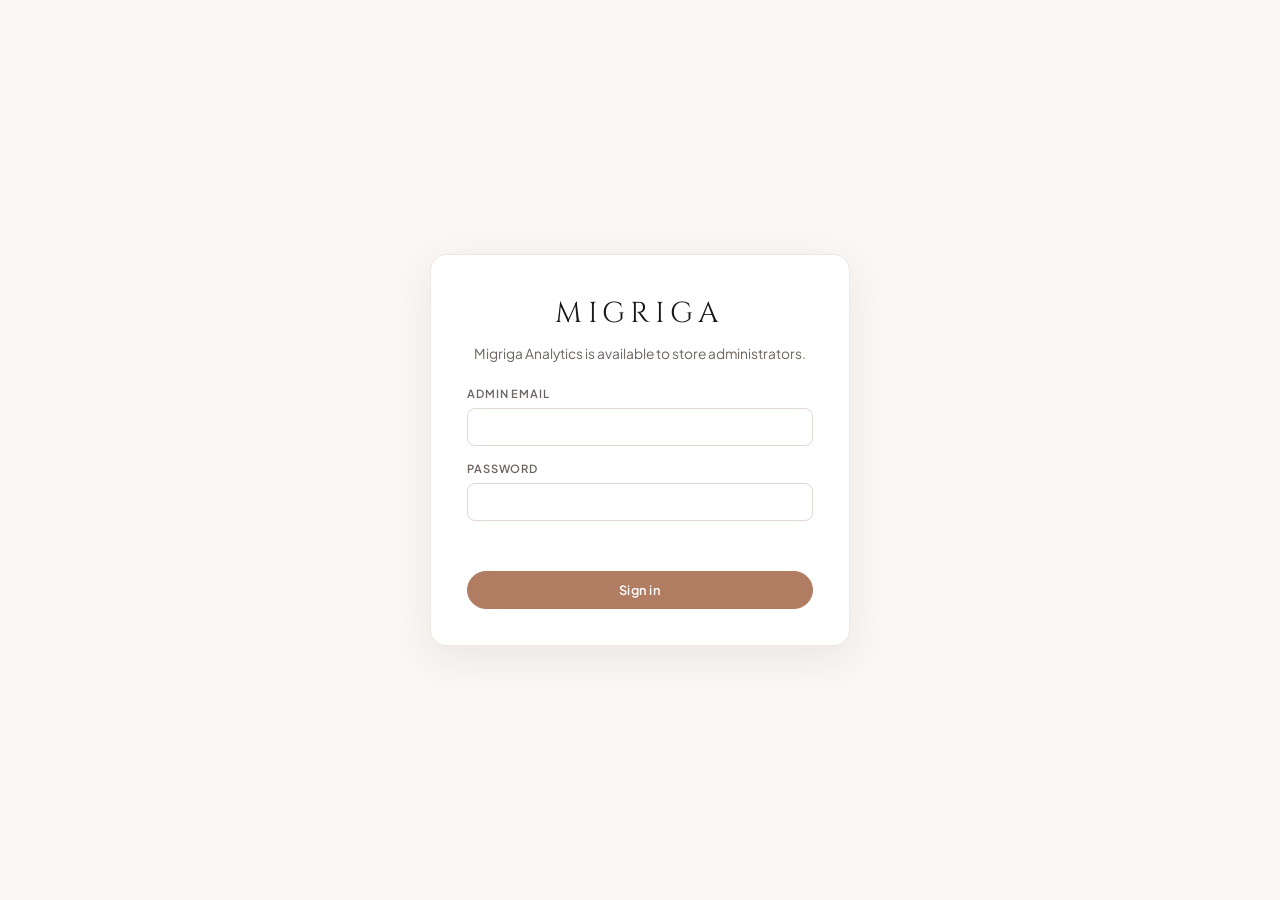
<file: analytics.html>
<!DOCTYPE html>
<html lang="en">
<head>
  <meta charset="UTF-8" />
  <meta name="viewport" content="width=device-width, initial-scale=1.0" />
  <title>MIGRIGA | Migriga Analytics – Retail Data Insights</title>
  <link rel="icon" href="data:image/svg+xml,<svg xmlns=%22http://www.w3.org/2000/svg%22 viewBox=%220 0 100 100%22><text y=%22.9em%22 font-size=%2290%22>👑</text></svg>">
  <link rel="stylesheet" href="css/style.css" />
  <link rel="stylesheet" href="css/analytics.css" />
</head>
<body class="analytics-body">

  <div class="an-shell" id="an-shell" hidden>
    <!-- Mobile top bar -->
    <header class="an-topbar">
      <a class="logo" href="#dashboard">MIGRIGA<small>ANALYTICS</small></a>
      <button class="an-btn sm" id="an-menu-btn" type="button" aria-controls="an-sidebar" aria-expanded="false">☰ Menu</button>
    </header>
    <div class="an-scrim" id="an-scrim" hidden></div>

    <!-- Sidebar navigation -->
    <aside class="an-sidebar" id="an-sidebar" aria-label="Analytics navigation">
      <a class="an-brand" href="#dashboard"><span class="logo">MIGRIGA</span><span class="sub">Analytics</span></a>
      <nav class="an-nav">
        <div class="an-nav-group"><h2>Overview</h2><ul>
          <li><a href="#dashboard" data-route="dashboard"><span class="ico">🏠</span>Dashboard</a></li>
        </ul></div>
        <div class="an-nav-group"><h2>Explore Data</h2><ul>
          <li><a href="#sales" data-route="sales"><span class="ico">📈</span>Sales Analysis</a></li>
          <li><a href="#products" data-route="products"><span class="ico">🌍</span>Products &amp; Countries</a></li>
          <li><a href="#olap" data-route="olap"><span class="ico">🧊</span>OLAP Explorer</a></li>
        </ul></div>
        <div class="an-nav-group"><h2>Data Mining</h2><ul>
          <li><a href="#basket" data-route="basket"><span class="ico">🛍️</span>Market Basket (Apriori)</a></li>
          <li><a href="#segments" data-route="segments"><span class="ico">👥</span>Customer Segments (RFM)</a></li>
        </ul></div>
        <div class="an-nav-group"><h2>Data Management</h2><ul>
          <li><a href="#etl" data-route="etl"><span class="ico">🗄️</span>Data Warehouse &amp; ETL</a></li>
        </ul></div>
        <div class="an-nav-group"><h2>Help</h2><ul>
          <li><a href="#lab" data-route="lab"><span class="ico">🎓</span>Project Guide</a></li>
        </ul></div>
      </nav>
      <div class="an-side-foot">
        <div class="links"><a href="/admin.html" target="_blank" rel="noopener noreferrer">← Admin portal</a><a href="/index.html" target="_blank" rel="noopener noreferrer">Storefront ↗</a></div>
        <div class="user"><span id="an-user-name">Administrator</span><button class="an-linkbtn" id="an-logout" type="button">Sign out</button></div>
      </div>
    </aside>

    <main class="an-main" id="an-main">
      <div id="an-warehouse-missing" class="an-banner warn" hidden></div>

      <section class="an-section" data-section="dashboard" hidden><div id="dash-root"></div></section>
      <section class="an-section" data-section="sales" hidden><div id="sales-root"></div></section>
      <section class="an-section" data-section="products" hidden><div id="products-root"></div></section>
      <section class="an-section" data-section="olap" hidden><div id="olap-root"></div></section>
      <section class="an-section" data-section="basket" hidden><div id="basket-root"></div></section>
      <section class="an-section" data-section="segments" hidden><div id="seg-root"></div></section>
      <section class="an-section" data-section="etl" hidden><div id="etl-root"></div></section>
      <section class="an-section" data-section="lab" hidden><div id="lab-root"></div></section>
    </main>
  </div>

  <!-- Admin sign-in gate -->
  <div class="an-login" id="an-login" style="display: none;">
    <div class="an-login-card">
      <div class="logo">MIGRIGA</div>
      <p>Migriga Analytics is available to store administrators.</p>
      <form id="an-login-form">
        <div class="an-field"><label for="an-login-email">Admin email</label>
          <input class="an-input" type="email" id="an-login-email" autocomplete="username" required /></div>
        <div class="an-field"><label for="an-login-pass">Password</label>
          <input class="an-input" type="password" id="an-login-pass" autocomplete="current-password" required /></div>
        <p id="an-login-error" class="an-error-text" role="alert"></p>
        <button type="submit" class="an-btn primary" style="width: 100%;">Sign in</button>
      </form>
    </div>
  </div>

  <script src="js/vendor/chart.umd.min.js"></script>
  <script src="js/analytics/core.js"></script>
  <script src="js/analytics/dashboard.js"></script>
  <script src="js/analytics/sales.js"></script>
  <script src="js/analytics/products.js"></script>
  <script src="js/analytics/olap.js"></script>
  <script src="js/analytics/basket.js"></script>
  <script src="js/analytics/segmentation.js"></script>
  <script src="js/analytics/etl.js"></script>
  <script src="js/analytics/lab.js"></script>
</body>
</html>
</file>
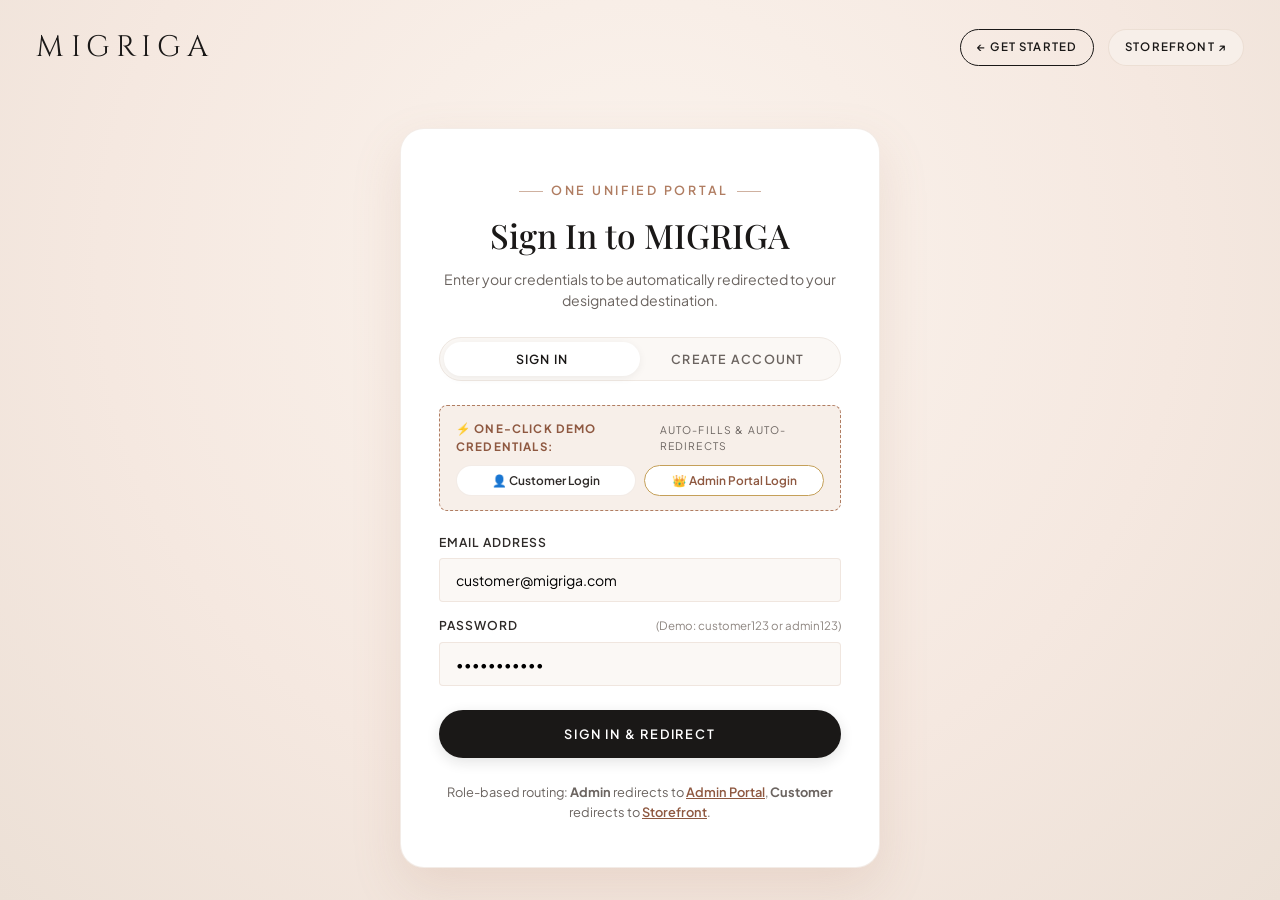
<file: login.html>
<!DOCTYPE html>
<html lang="en">
<head>
  <meta charset="UTF-8" />
  <meta name="viewport" content="width=device-width, initial-scale=1.0" />
  <meta http-equiv="Cache-Control" content="no-cache, no-store, must-revalidate" />
  <meta http-equiv="Pragma" content="no-cache" />
  <meta http-equiv="Expires" content="0" />
  <title>MIGRIGA | Unified Portal Sign In</title>
  <link rel="icon" href="data:image/svg+xml,<svg xmlns=%22http://www.w3.org/2000/svg%22 viewBox=%220 0 100 100%22><text y=%22.9em%22 font-size=%2290%22>🇬🇧</text></svg>">
  
  <link rel="stylesheet" href="css/style.css?v=retail-20261022" />
  <link rel="stylesheet" href="css/components.css?v=retail-20261022" />

  <style>
    .login-page-body {
      min-height: 100vh;
      display: flex;
      flex-direction: column;
      background: radial-gradient(circle at 50% 30%, #FBF4EE 0%, #F5E8E0 60%, #ECE0D6 100%);
      font-family: var(--font-sans);
      color: var(--text-dark);
    }

    .login-top-bar {
      padding: 24px 36px;
      display: flex;
      justify-content: space-between;
      align-items: center;
    }

    .login-brand {
      font-family: var(--font-brand);
      font-size: 1.85rem;
      letter-spacing: 0.22em;
      color: var(--text-dark);
      text-decoration: none;
    }

    .login-center-container {
      flex: 1;
      display: flex;
      align-items: center;
      justify-content: center;
      padding: 30px 20px;
    }

    .unified-login-card {
      background: #FFFFFF;
      border: 1px solid var(--border-light);
      border-radius: 24px;
      box-shadow: 0 20px 50px rgba(176, 125, 98, 0.16);
      width: 100%;
      max-width: 480px;
      padding: 44px 38px;
      position: relative;
    }

    .login-card-header {
      text-align: center;
      margin-bottom: 26px;
    }

    .login-card-header h2 {
      font-family: var(--font-serif);
      font-size: 2.1rem;
      font-weight: 500;
      color: var(--text-dark);
      margin-bottom: 6px;
    }

    .login-card-header p {
      font-size: 0.88rem;
      color: var(--text-muted);
      line-height: 1.5;
    }

    /* Auth Switcher Tabs */
    .auth-tab-row {
      display: flex;
      background: var(--color-cream);
      padding: 4px;
      border-radius: var(--radius-pill);
      border: 1px solid var(--border-subtle);
      margin-bottom: 24px;
    }

    .auth-tab-btn {
      flex: 1;
      padding: 9px;
      text-align: center;
      font-size: 0.78rem;
      font-weight: 600;
      letter-spacing: 0.1em;
      text-transform: uppercase;
      border-radius: var(--radius-pill);
      color: var(--text-muted);
      transition: all var(--transition-fast);
      cursor: pointer;
      border: none;
      background: transparent;
    }

    .auth-tab-btn.active {
      background: #FFFFFF;
      color: var(--text-dark);
      box-shadow: 0 2px 8px rgba(0, 0, 0, 0.06);
    }

    /* Quick Demo Helper Box */
    .quick-demo-box {
      background: var(--color-blush-light);
      border: 1px dashed var(--color-rose-gold);
      border-radius: var(--radius-md);
      padding: 14px 16px;
      margin-bottom: 22px;
    }

    .quick-demo-title {
      display: flex;
      justify-content: space-between;
      align-items: center;
      font-size: 0.72rem;
      font-weight: 700;
      text-transform: uppercase;
      letter-spacing: 0.1em;
      color: var(--color-rose-gold-dark);
      margin-bottom: 8px;
    }

    .quick-demo-buttons {
      display: grid;
      grid-template-columns: 1fr 1fr;
      gap: 8px;
    }

    .btn-quick-fill {
      padding: 7px 10px;
      font-size: 0.74rem;
      font-weight: 600;
      border-radius: var(--radius-pill);
      background: #FFFFFF;
      border: 1px solid var(--border-light);
      color: var(--text-charcoal);
      cursor: pointer;
      transition: all var(--transition-fast);
      display: flex;
      align-items: center;
      justify-content: center;
      gap: 6px;
    }

    .btn-quick-fill:hover {
      background: var(--color-rose-gold);
      color: #FFFFFF;
      border-color: var(--color-rose-gold);
    }

    .btn-quick-fill.admin-style {
      border-color: #C5A059;
      color: #8E5840;
    }

    .btn-quick-fill.admin-style:hover {
      background: #C5A059;
      color: #FFFFFF;
    }

    /* Status Banner / Feedback */
    .login-feedback-banner {
      padding: 12px 16px;
      border-radius: var(--radius-sm);
      font-size: 0.82rem;
      margin-bottom: 18px;
      display: none;
      align-items: center;
      gap: 10px;
    }

    .login-feedback-banner.success {
      display: flex;
      background: #E8F5E9;
      color: #2E7D32;
      border: 1px solid #A5D6A7;
    }

    .login-feedback-banner.error {
      display: flex;
      background: #FFEBEE;
      color: #C62828;
      border: 1px solid #EF9A9A;
    }

    .login-footer-strip {
      text-align: center;
      margin-top: 24px;
      font-size: 0.8rem;
      color: var(--text-muted);
    }

    .login-footer-strip a {
      color: var(--color-rose-gold-dark);
      font-weight: 600;
      text-decoration: underline;
    }
  </style>
</head>
<body class="login-page-body">

  <!-- Top Navigation -->
  <header class="login-top-bar">
    <a href="/welcome.html" class="login-brand">
      MIGRIGA
    </a>

    <div style="display: flex; gap: 14px; align-items: center;">
      <a href="/welcome.html" class="btn btn-sm btn-outline">
        ← Get Started
      </a>
      <a href="/index.html" target="_blank" rel="noopener noreferrer" class="btn btn-sm btn-secondary">
        Storefront ↗
      </a>
    </div>
  </header>

  <!-- Centered Login Card -->
  <main class="login-center-container">
    <div class="unified-login-card">
      <div class="login-card-header">
        <span class="eyebrow-text" style="margin-bottom: 8px;">ONE UNIFIED PORTAL</span>
        <h2>Sign In to MIGRIGA</h2>
        <p>Enter your credentials to be automatically redirected to your designated destination.</p>
      </div>

      <!-- Auth Tabs: Sign In vs Register -->
      <div class="auth-tab-row">
        <button class="auth-tab-btn active" id="tab-btn-signin" onclick="switchAuthTab('signin')">Sign In</button>
        <button class="auth-tab-btn" id="tab-btn-register" onclick="switchAuthTab('register')">Create Account</button>
      </div>

      <!-- Quick 1-Click Autofill Demo Box -->
      <div class="quick-demo-box" id="quick-demo-box">
        <div class="quick-demo-title">
          <span>⚡ One-Click Demo Credentials:</span>
          <span style="font-size: 0.65rem; color: var(--text-muted); font-weight: normal;">Auto-fills & auto-redirects</span>
        </div>
        <div class="quick-demo-buttons">
          <button type="button" class="btn-quick-fill" onclick="fillAndSubmit('customer@migriga.com', 'customer123')">
            👤 Customer Login
          </button>
          <button type="button" class="btn-quick-fill admin-style" onclick="fillAndSubmit('admin@migriga.com', 'admin123')">
            👑 Admin Portal Login
          </button>
        </div>
      </div>

      <!-- Feedback Alert -->
      <div id="login-feedback" class="login-feedback-banner">
        <span id="feedback-icon">✓</span>
        <span id="feedback-msg">Verifying credentials...</span>
      </div>

      <!-- 1. SIGN IN FORM -->
      <form id="unified-login-form">
        <div class="form-field">
          <label for="login-email">Email Address</label>
          <input type="email" id="login-email" placeholder="customer@migriga.com or admin@migriga.com" required value="customer@migriga.com" />
        </div>

        <div class="form-field">
          <div style="display: flex; justify-content: space-between; align-items: baseline;">
            <label for="login-password">Password</label>
            <span style="font-size: 0.72rem; color: var(--text-light);">(Demo: customer123 or admin123)</span>
          </div>
          <input type="password" id="login-password" placeholder="••••••••" required value="customer123" />
        </div>

        <button type="submit" class="btn btn-primary btn-block" id="btn-login-submit" style="margin-top: 10px; height: 48px;">
          SIGN IN & REDIRECT
        </button>
      </form>

      <!-- 2. CREATE ACCOUNT FORM (Hidden by default) -->
      <form id="unified-register-form" style="display: none;">
        <div class="form-field">
          <label for="reg-name">Full Name</label>
          <input type="text" id="reg-name" placeholder="Eleanor Wright" required />
        </div>

        <div class="form-field">
          <label for="reg-email">Email Address</label>
          <input type="email" id="reg-email" placeholder="eleanor@example.co.uk" required />
        </div>

        <div class="form-field">
          <label for="reg-phone">Phone Number (Optional)</label>
          <input type="tel" id="reg-phone" placeholder="+44 7700 900077" />
        </div>

        <div class="form-field">
          <label for="reg-password">Password</label>
          <input type="password" id="reg-password" placeholder="Choose a secure password" required />
        </div>

        <button type="submit" class="btn btn-primary btn-block" style="margin-top: 10px; height: 48px;">
          CREATE CUSTOMER ACCOUNT
        </button>
      </form>

      <div class="login-footer-strip">
        <p>Role-based routing: <strong>Admin</strong> redirects to <a href="/admin.html">Admin Portal</a>, <strong>Customer</strong> redirects to <a href="/index.html">Storefront</a>.</p>
      </div>
    </div>
  </main>

  <script>
    function switchAuthTab(mode) {
      const isSignIn = mode === 'signin';
      document.getElementById('tab-btn-signin').classList.toggle('active', isSignIn);
      document.getElementById('tab-btn-register').classList.toggle('active', !isSignIn);
      document.getElementById('unified-login-form').style.display = isSignIn ? 'block' : 'none';
      document.getElementById('unified-register-form').style.display = isSignIn ? 'none' : 'block';
      document.getElementById('quick-demo-box').style.display = isSignIn ? 'block' : 'none';
      hideFeedback();
    }

    function showFeedback(msg, isSuccess = true) {
      const banner = document.getElementById('login-feedback');
      banner.className = `login-feedback-banner ${isSuccess ? 'success' : 'error'}`;
      document.getElementById('feedback-icon').textContent = isSuccess ? '✓' : '⚠';
      document.getElementById('feedback-msg').innerHTML = msg;
    }

    function hideFeedback() {
      document.getElementById('login-feedback').style.display = 'none';
    }

    async function executeLogin(email, password) {
      showFeedback('Verifying credentials with SQLite backend...', true);
      const btn = document.getElementById('btn-login-submit');
      if (btn) btn.disabled = true;

      try {
        const res = await fetch('/api/auth/login', {
          method: 'POST',
          headers: { 'Content-Type': 'application/json' },
          body: JSON.stringify({ email, password })
        });
        const data = await res.json();

        if (!res.ok) {
          throw new Error(data.detail || 'Invalid email or password.');
        }

        // Store session tokens
        localStorage.setItem('migriga_token', data.token);
        localStorage.setItem('migriga_user', JSON.stringify(data.user));

        if (data.user.role === 'admin') {
          localStorage.setItem('migriga_admin_token', data.token);
          showFeedback(`👑 <strong>Admin Authenticated!</strong> Redirecting to Admin Portal...`, true);
          setTimeout(() => {
            window.location.href = '/admin.html';
          }, 800);
        } else {
          showFeedback(`👤 <strong>Welcome ${data.user.full_name}!</strong> Redirecting to Storefront...`, true);
          setTimeout(() => {
            window.location.href = '/index.html';
          }, 800);
        }
      } catch (err) {
        showFeedback(err.message, false);
        if (btn) btn.disabled = false;
      }
    }

    function fillAndSubmit(email, password) {
      document.getElementById('login-email').value = email;
      document.getElementById('login-password').value = password;
      executeLogin(email, password);
    }

    document.getElementById('unified-login-form').addEventListener('submit', (e) => {
      e.preventDefault();
      const email = document.getElementById('login-email').value.trim();
      const password = document.getElementById('login-password').value;
      executeLogin(email, password);
    });

    document.getElementById('unified-register-form').addEventListener('submit', async (e) => {
      e.preventDefault();
      const fullName = document.getElementById('reg-name').value.trim();
      const email = document.getElementById('reg-email').value.trim();
      const phone = document.getElementById('reg-phone').value.trim();
      const password = document.getElementById('reg-password').value;

      showFeedback('Creating your customer account...', true);

      try {
        const res = await fetch('/api/auth/register', {
          method: 'POST',
          headers: { 'Content-Type': 'application/json' },
          body: JSON.stringify({ full_name: fullName, email, password, phone })
        });
        const data = await res.json();
        if (!res.ok) throw new Error(data.detail || 'Registration failed.');

        localStorage.setItem('migriga_token', data.token);
        localStorage.setItem('migriga_user', JSON.stringify(data.user));

        showFeedback(`🎉 Account created! Welcome, ${data.user.full_name}. Redirecting to Storefront...`, true);
        setTimeout(() => {
          window.location.href = '/index.html';
        }, 1000);
      } catch (err) {
        showFeedback(err.message, false);
      }
    });
  </script>

</body>
</html>
</file>
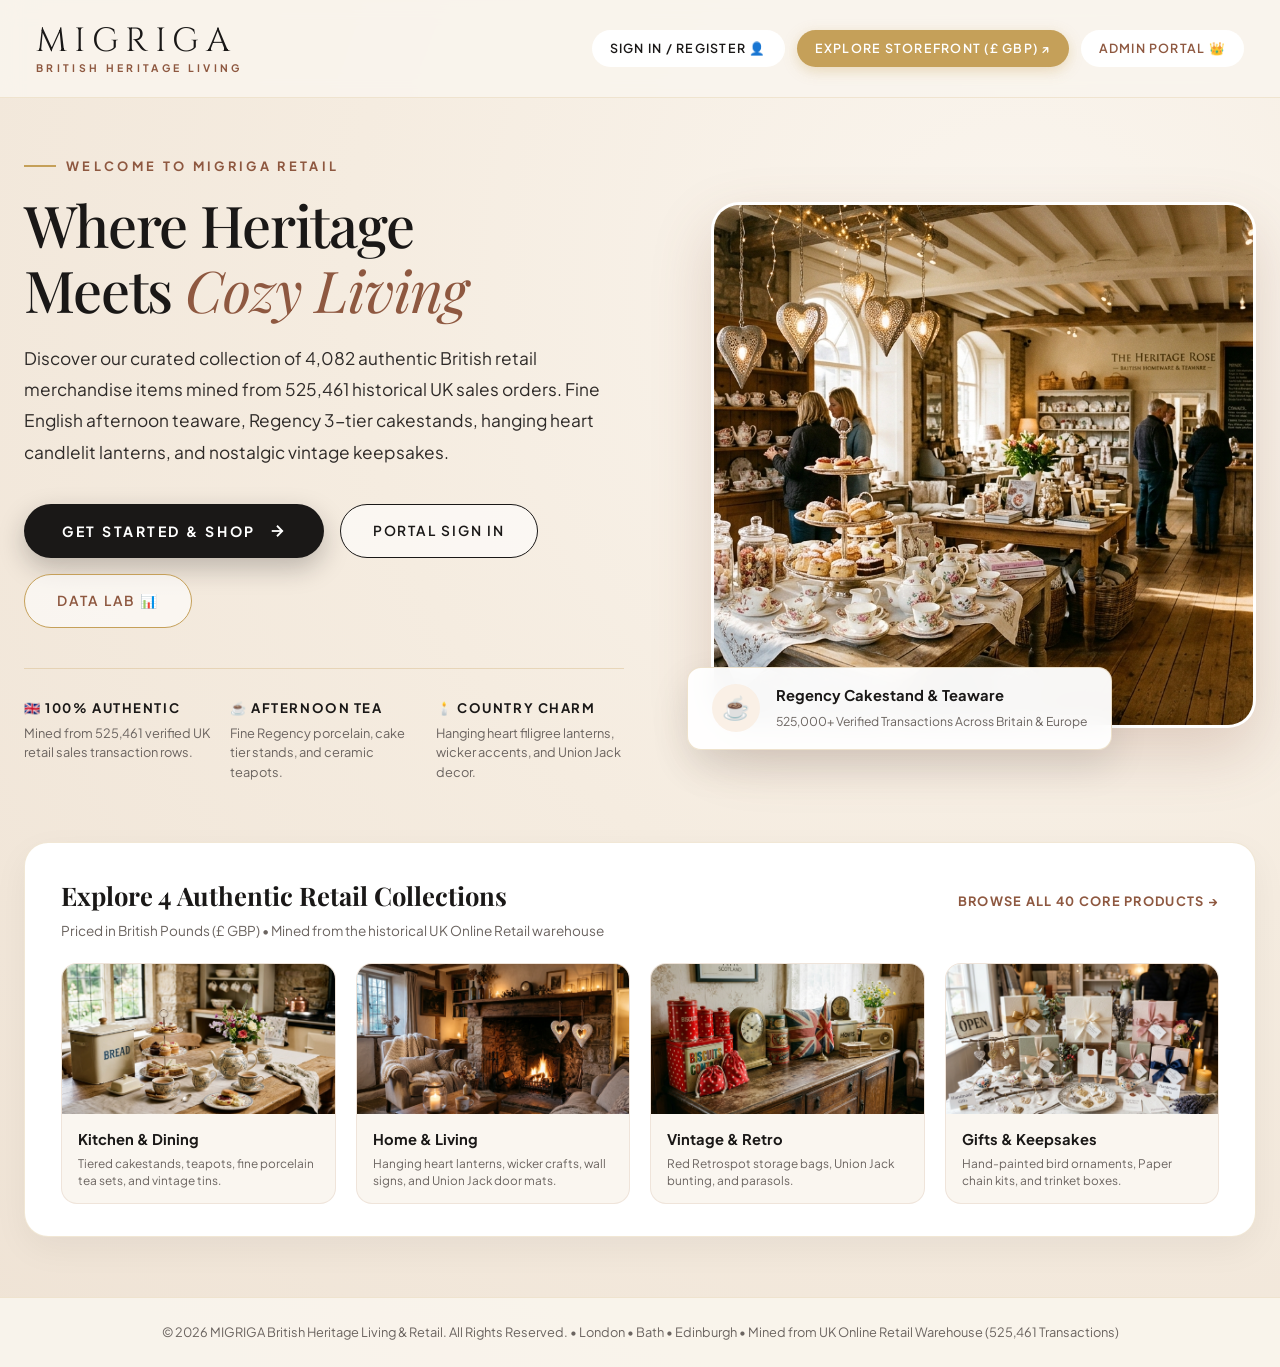
<file: welcome.html>
<!DOCTYPE html>
<html lang="en">
<head>
  <meta charset="UTF-8" />
  <meta name="viewport" content="width=device-width, initial-scale=1.0" />
  <meta http-equiv="Cache-Control" content="no-cache, no-store, must-revalidate" />
  <meta http-equiv="Pragma" content="no-cache" />
  <meta http-equiv="Expires" content="0" />
  <title>MIGRIGA | British Heritage Living &amp; Retail — Get Started</title>
  <meta name="description" content="Welcome to MIGRIGA British Heritage Living. Discover 4,082 authentic retail merchandise items mined from 525,000+ UK retail orders. Fine afternoon teaware, candlelit hanging heart lanterns, and vintage keepsakes." />
  <link rel="icon" href="data:image/svg+xml,<svg xmlns=%22http://www.w3.org/2000/svg%22 viewBox=%220 0 100 100%22><text y=%22.9em%22 font-size=%2290%22>🇬🇧</text></svg>">
  
  <link rel="stylesheet" href="css/style.css?v=retail-20261022" />
  <link rel="stylesheet" href="css/components.css?v=retail-20261022" />
  <link rel="stylesheet" href="css/responsive.css?v=retail-20261022" />

  <style>
    /* Full Page British Heritage Living Welcome Presentation */
    .welcome-wrapper {
      min-height: 100vh;
      display: flex;
      flex-direction: column;
      background: radial-gradient(circle at 80% 20%, #FAF5EE 0%, #F5ECE0 45%, #EFE3D5 100%);
      font-family: var(--font-sans);
      color: var(--text-dark);
      position: relative;
      overflow-x: hidden;
    }

    /* Top Navigation Header */
    .welcome-header {
      padding: 24px 36px;
      display: flex;
      justify-content: space-between;
      align-items: center;
      position: relative;
      z-index: 20;
      border-bottom: 1px solid rgba(197, 160, 89, 0.2);
      background: rgba(250, 245, 238, 0.85);
      backdrop-filter: blur(10px);
    }

    .welcome-brand-logo {
      font-family: var(--font-brand);
      font-size: 2.1rem;
      letter-spacing: 0.22em;
      color: var(--text-dark);
      text-decoration: none;
      line-height: 1;
      display: flex;
      flex-direction: column;
    }

    .welcome-brand-sub {
      font-family: var(--font-sans);
      font-size: 0.65rem;
      letter-spacing: 0.32em;
      color: #8E5840;
      text-transform: uppercase;
      font-weight: 700;
      margin-top: 5px;
    }

    .welcome-nav-pills {
      display: flex;
      gap: 12px;
      align-items: center;
    }

    .welcome-nav-pills a {
      font-size: 0.78rem;
      font-weight: 600;
      letter-spacing: 0.1em;
      text-transform: uppercase;
      padding: 9px 18px;
      border-radius: var(--radius-pill);
      text-decoration: none;
      transition: all var(--transition-fast);
    }

    .pill-ghost {
      color: var(--text-dark);
      border: 1px solid var(--border-medium);
      background: #FFFFFF;
    }

    .pill-ghost:hover {
      background: var(--text-dark);
      color: #FFFFFF;
      border-color: var(--text-dark);
    }

    .pill-gold {
      background: #C5A059;
      color: #FFFFFF;
      font-weight: 700;
      box-shadow: 0 4px 14px rgba(197, 160, 89, 0.35);
    }

    .pill-gold:hover {
      background: #8E5840;
      transform: translateY(-2px);
    }

    /* Main Showcase Section */
    .welcome-main {
      flex: 1;
      display: flex;
      flex-direction: column;
      justify-content: center;
      padding: 50px 0 60px 0;
      position: relative;
      z-index: 10;
    }

    .welcome-grid {
      display: grid;
      grid-template-columns: 1.15fr 1fr;
      align-items: center;
      gap: 60px;
      margin-bottom: 60px;
    }

    .welcome-content {
      max-width: 600px;
    }

    .welcome-eyebrow {
      display: inline-flex;
      align-items: center;
      gap: 10px;
      font-size: 0.8rem;
      font-weight: 700;
      letter-spacing: 0.26em;
      text-transform: uppercase;
      color: #8E5840;
      margin-bottom: 16px;
    }

    .welcome-eyebrow::before {
      content: '';
      width: 32px;
      height: 2px;
      background: #C5A059;
    }

    .welcome-heading {
      font-family: var(--font-serif);
      font-size: 3.6rem;
      font-weight: 500;
      line-height: 1.12;
      color: var(--text-dark);
      letter-spacing: -0.02em;
      margin-bottom: 22px;
    }

    .welcome-heading em {
      font-style: italic;
      color: #8E5840;
      font-weight: 400;
    }

    .welcome-desc {
      font-size: 1.08rem;
      color: var(--text-charcoal);
      line-height: 1.8;
      margin-bottom: 36px;
    }

    .welcome-actions-row {
      display: flex;
      align-items: center;
      gap: 16px;
      margin-bottom: 40px;
      flex-wrap: wrap;
    }

    .btn-get-started-cta {
      padding: 16px 38px;
      font-size: 0.88rem;
      letter-spacing: 0.18em;
      font-weight: 700;
      background-color: var(--text-dark);
      color: #FFFFFF;
      border-radius: var(--radius-pill);
      box-shadow: 0 10px 26px rgba(26, 24, 23, 0.25);
      transition: all var(--transition-fast);
      display: inline-flex;
      align-items: center;
      gap: 12px;
      text-decoration: none;
    }

    .btn-get-started-cta:hover {
      background-color: #8E5840;
      transform: translateY(-3px);
      box-shadow: 0 14px 34px rgba(142, 88, 64, 0.4);
      color: #FFFFFF;
    }

    .btn-explore-store {
      padding: 15px 32px;
      font-size: 0.86rem;
      letter-spacing: 0.14em;
      font-weight: 600;
      color: var(--text-dark);
      border: 1.5px solid var(--text-dark);
      border-radius: var(--radius-pill);
      transition: all var(--transition-fast);
      text-decoration: none;
      background: rgba(255, 255, 255, 0.6);
    }

    .btn-explore-store:hover {
      background-color: var(--text-dark);
      color: #FFFFFF;
    }

    /* 3 Value Pillars */
    .welcome-pillars {
      display: grid;
      grid-template-columns: repeat(3, 1fr);
      gap: 18px;
      border-top: 1px solid rgba(197, 160, 89, 0.3);
      padding-top: 28px;
    }

    .pillar-item h4 {
      font-size: 0.82rem;
      font-weight: 700;
      letter-spacing: 0.12em;
      text-transform: uppercase;
      color: var(--text-dark);
      margin-bottom: 6px;
      display: flex;
      align-items: center;
      gap: 6px;
    }

    .pillar-item p {
      font-size: 0.8rem;
      color: var(--text-muted);
      line-height: 1.5;
    }

    /* Right Media Showcase */
    .welcome-media-frame {
      position: relative;
    }

    .welcome-hero-img-wrap {
      border-radius: 28px;
      overflow: hidden;
      box-shadow: 0 25px 60px rgba(142, 88, 64, 0.22);
      position: relative;
      background: #FFFFFF;
      border: 3px solid rgba(255, 255, 255, 0.8);
    }

    .welcome-hero-img-wrap img {
      width: 100%;
      height: 520px;
      object-fit: cover;
      display: block;
      transition: transform var(--transition-slow);
    }

    .welcome-hero-img-wrap:hover img {
      transform: scale(1.03);
    }

    /* Floating Feature Badge */
    .welcome-card-float {
      position: absolute;
      bottom: -22px;
      left: -24px;
      background: rgba(255, 255, 255, 0.96);
      backdrop-filter: blur(12px);
      padding: 16px 24px;
      border-radius: var(--radius-lg);
      box-shadow: 0 16px 38px rgba(0, 0, 0, 0.1);
      border: 1px solid rgba(197, 160, 89, 0.3);
      display: flex;
      align-items: center;
      gap: 16px;
    }

    .welcome-float-icon {
      width: 48px;
      height: 48px;
      border-radius: 50%;
      background: #FAF0E6;
      display: flex;
      align-items: center;
      justify-content: center;
      font-size: 1.4rem;
    }

    .welcome-float-info strong {
      display: block;
      font-size: 0.92rem;
      color: var(--text-dark);
      font-weight: 700;
    }

    .welcome-float-info span {
      font-size: 0.76rem;
      color: var(--text-muted);
    }

    /* 4-Category Retail Showcase Strip */
    .welcome-categories-bar {
      background: #FFFFFF;
      border: 1px solid rgba(197, 160, 89, 0.25);
      border-radius: 24px;
      padding: 32px 36px;
      box-shadow: 0 12px 35px rgba(0, 0, 0, 0.05);
      margin-top: 20px;
    }

    .categories-bar-header {
      display: flex;
      justify-content: space-between;
      align-items: baseline;
      margin-bottom: 22px;
    }

    .categories-bar-header h3 {
      font-family: var(--font-serif);
      font-size: 1.6rem;
      color: var(--text-dark);
    }

    .categories-bar-header a {
      font-size: 0.8rem;
      font-weight: 700;
      letter-spacing: 0.1em;
      text-transform: uppercase;
      color: #8E5840;
      text-decoration: none;
    }

    .categories-bar-header a:hover {
      text-decoration: underline;
    }

    .welcome-cat-cards-grid {
      display: grid;
      grid-template-columns: repeat(4, 1fr);
      gap: 20px;
    }

    .welcome-cat-card {
      display: block;
      text-decoration: none;
      background: #FAF6F0;
      border-radius: 16px;
      overflow: hidden;
      border: 1px solid var(--border-light);
      transition: all var(--transition-fast);
    }

    .welcome-cat-card:hover {
      transform: translateY(-5px);
      box-shadow: 0 12px 28px rgba(0, 0, 0, 0.08);
      border-color: #C5A059;
    }

    .welcome-cat-card img {
      width: 100%;
      height: 150px;
      object-fit: cover;
      display: block;
    }

    .welcome-cat-card-body {
      padding: 14px 16px;
    }

    .welcome-cat-card-body h4 {
      font-size: 0.92rem;
      font-weight: 700;
      color: var(--text-dark);
      margin-bottom: 4px;
    }

    .welcome-cat-card-body p {
      font-size: 0.74rem;
      color: var(--text-muted);
      line-height: 1.4;
    }

    .welcome-footer-strip {
      padding: 24px 36px;
      text-align: center;
      font-size: 0.8rem;
      color: var(--text-muted);
      border-top: 1px solid rgba(197, 160, 89, 0.2);
      background: rgba(250, 245, 238, 0.9);
      position: relative;
      z-index: 10;
    }

    @media (max-width: 992px) {
      .welcome-grid {
        grid-template-columns: 1fr;
        text-align: center;
        gap: 40px;
      }
      .welcome-content {
        margin: 0 auto;
      }
      .welcome-eyebrow {
        justify-content: center;
      }
      .welcome-heading {
        font-size: 2.8rem;
      }
      .welcome-actions-row {
        justify-content: center;
      }
      .welcome-cat-cards-grid {
        grid-template-columns: repeat(2, 1fr);
      }
      .welcome-card-float {
        left: 20px;
        bottom: 20px;
      }
    }

    @media (max-width: 640px) {
      .welcome-cat-cards-grid {
        grid-template-columns: 1fr;
      }
      .welcome-pillars {
        grid-template-columns: 1fr;
        gap: 16px;
      }
    }
  </style>
</head>
<body class="welcome-wrapper">

  <!-- Header -->
  <header class="welcome-header">
    <a href="/welcome.html" class="welcome-brand-logo">
      <span>MIGRIGA</span>
      <span class="welcome-brand-sub">BRITISH HERITAGE LIVING</span>
    </a>

    <div class="welcome-nav-pills">
      <a href="/login.html" class="pill-ghost">
        Sign In / Register 👤
      </a>
      <a href="/index.html" target="_blank" rel="noopener noreferrer" class="pill-gold">
        Explore Storefront (£ GBP) ↗
      </a>
      <a href="/admin.html" target="_blank" rel="noopener noreferrer" class="pill-ghost" style="color: #8E5840; border-color: #C5A059;">
        Admin Portal 👑
      </a>
    </div>
  </header>

  <!-- Main Showcase -->
  <main class="welcome-main">
    <div class="container">
      <div class="welcome-grid">
        <!-- Left Content -->
        <div class="welcome-content">
          <span class="welcome-eyebrow">WELCOME TO MIGRIGA RETAIL</span>
          <h1 class="welcome-heading">
            Where Heritage <br />Meets <em>Cozy Living</em>
          </h1>
          <p class="welcome-desc">
            Discover our curated collection of 4,082 authentic British retail merchandise items mined from 525,461 historical UK sales orders. Fine English afternoon teaware, Regency 3-tier cakestands, hanging heart candlelit lanterns, and nostalgic vintage keepsakes.
          </p>

          <!-- CTAs -->
          <div class="welcome-actions-row">
            <a href="/index.html" class="btn-get-started-cta">
              GET STARTED &amp; SHOP
              <svg width="18" height="18" viewBox="0 0 24 24" fill="none" stroke="currentColor" stroke-width="2.4">
                <line x1="5" y1="12" x2="19" y2="12"></line>
                <polyline points="12 5 19 12 12 19"></polyline>
              </svg>
            </a>
            <a href="/login.html" class="btn-explore-store">
              PORTAL SIGN IN
            </a>
            <a href="/analytics.html" class="btn-explore-store" style="border-color: #C5A059; color: #8E5840;">
              DATA LAB 📊
            </a>
          </div>

          <!-- 3 Value Pillars -->
          <div class="welcome-pillars">
            <div class="pillar-item">
              <h4>🇬🇧 100% AUTHENTIC</h4>
              <p>Mined from 525,461 verified UK retail sales transaction rows.</p>
            </div>
            <div class="pillar-item">
              <h4>☕ AFTERNOON TEA</h4>
              <p>Fine Regency porcelain, cake tier stands, and ceramic teapots.</p>
            </div>
            <div class="pillar-item">
              <h4>🕯️ COUNTRY CHARM</h4>
              <p>Hanging heart filigree lanterns, wicker accents, and Union Jack decor.</p>
            </div>
          </div>
        </div>

        <!-- Right Visual Presentation -->
        <div class="welcome-media-frame">
          <div class="welcome-hero-img-wrap">
            <img src="assets/images/hero-retail.jpg?v=2" alt="MIGRIGA British Heritage Living Boutique" />
          </div>

          <!-- Floating Badge -->
          <div class="welcome-card-float">
            <div class="welcome-float-icon">
              ☕
            </div>
            <div class="welcome-float-info">
              <strong>Regency Cakestand &amp; Teaware</strong>
              <span>525,000+ Verified Transactions Across Britain &amp; Europe</span>
            </div>
          </div>
        </div>
      </div>

      <!-- 4-Category Retail Showcase Strip -->
      <section class="welcome-categories-bar">
        <div class="categories-bar-header">
          <div>
            <h3>Explore 4 Authentic Retail Collections</h3>
            <p style="font-size: 0.85rem; color: var(--text-muted); margin-top: 4px;">Priced in British Pounds (£ GBP) • Mined from the historical UK Online Retail warehouse</p>
          </div>
          <a href="/index.html#shop">Browse All 40 Core Products →</a>
        </div>

        <div class="welcome-cat-cards-grid">
          <!-- 1. Kitchen & Dining -->
          <a href="/index.html#shop" class="welcome-cat-card">
            <img src="assets/images/cat-kitchen.jpg" alt="Kitchen and Dining" loading="lazy" />
            <div class="welcome-cat-card-body">
              <h4>Kitchen &amp; Dining</h4>
              <p>Tiered cakestands, teapots, fine porcelain tea sets, and vintage tins.</p>
            </div>
          </a>

          <!-- 2. Home & Living -->
          <a href="/index.html#shop" class="welcome-cat-card">
            <img src="assets/images/cat-homeware.jpg" alt="Home and Living" loading="lazy" />
            <div class="welcome-cat-card-body">
              <h4>Home &amp; Living</h4>
              <p>Hanging heart lanterns, wicker crafts, wall signs, and Union Jack door mats.</p>
            </div>
          </a>

          <!-- 3. Vintage & Accessories -->
          <a href="/index.html#shop" class="welcome-cat-card">
            <img src="assets/images/cat-vintage.jpg" alt="Vintage and Accessories" loading="lazy" />
            <div class="welcome-cat-card-body">
              <h4>Vintage &amp; Retro</h4>
              <p>Red Retrospot storage bags, Union Jack bunting, and parasols.</p>
            </div>
          </a>

          <!-- 4. Gifts & Keepsakes -->
          <a href="/index.html#shop" class="welcome-cat-card">
            <img src="assets/images/cat-gifts.jpg" alt="Gifts and Keepsakes" loading="lazy" />
            <div class="welcome-cat-card-body">
              <h4>Gifts &amp; Keepsakes</h4>
              <p>Hand-painted bird ornaments, Paper chain kits, and trinket boxes.</p>
            </div>
          </a>
        </div>
      </section>
    </div>
  </main>

  <!-- Footer -->
  <footer class="welcome-footer-strip">
    © 2026 MIGRIGA British Heritage Living &amp; Retail. All Rights Reserved. • London • Bath • Edinburgh • Mined from UK Online Retail Warehouse (525,461 Transactions)
  </footer>

</body>
</html>
</file>
<file: css/style.css>
/* ==========================================================================
   MIGRIGA BRITISH HERITAGE LIVING & HOMEWARE - MAIN STYLESHEET
   Design Language: Warm cream, rose gold, vintage heritage elegance
   ========================================================================== */

@import url('https://fonts.googleapis.com/css2?family=Cinzel:wght@400;500;600;700&family=Playfair+Display:ital,wght@0,400;0,500;0,600;0,700;1,400&family=Plus+Jakarta+Sans:wght@300;400;500;600;700&display=swap');

:root {
  /* Color Palette */
  --color-ivory: #FFFDFB;
  --color-cream: #FBF8F5;
  --color-blush-light: #F7EFE9;
  --color-blush: #F2E4DC;
  --color-blush-deep: #E5CDC2;
  --color-nude: #D4B2A1;
  --color-rose-gold: #B07D62;
  --color-rose-gold-dark: #8E5840;
  --color-gold-accent: #C5A059;

  /* Typography Colors */
  --text-dark: #1A1817;
  --text-charcoal: #2E2A28;
  --text-muted: #6B6460;
  --text-light: #8E8681;
  --text-white: #FFFFFF;

  /* Dark Elements (Footer & Accents) */
  --dark-bg: #141312;
  --dark-card: #1D1B1A;
  --dark-border: #2A2725;

  /* UI Borders & Shadows */
  --border-light: rgba(176, 125, 98, 0.15);
  --border-subtle: #EFE8E2;
  --shadow-subtle: 0 4px 20px rgba(46, 42, 40, 0.04);
  --shadow-card: 0 10px 30px rgba(46, 42, 40, 0.06);
  --shadow-hover: 0 18px 40px rgba(176, 125, 98, 0.12);
  --shadow-drawer: -10px 0 40px rgba(20, 19, 18, 0.18);

  /* Typography Families */
  --font-serif: 'Playfair Display', Georgia, serif;
  --font-brand: 'Cinzel', 'Playfair Display', serif;
  --font-sans: 'Plus Jakarta Sans', -apple-system, BlinkMacSystemFont, sans-serif;

  /* Transitions */
  --transition-fast: 0.2s cubic-bezier(0.16, 1, 0.3, 1);
  --transition-smooth: 0.35s cubic-bezier(0.16, 1, 0.3, 1);
  --transition-slow: 0.6s cubic-bezier(0.16, 1, 0.3, 1);

  /* Layout */
  --max-width: 1280px;
  --header-height: 84px;
  --radius-sm: 4px;
  --radius-md: 8px;
  --radius-lg: 14px;
  --radius-pill: 9999px;
}

/* Reset & Box Sizing */
*, *::before, *::after {
  box-sizing: border-box;
  margin: 0;
  padding: 0;
}

html {
  font-size: 16px;
  scroll-behavior: smooth;
  -webkit-font-smoothing: antialiased;
  -moz-osx-font-smoothing: grayscale;
}

body {
  font-family: var(--font-sans);
  background-color: var(--color-ivory);
  color: var(--text-dark);
  line-height: 1.6;
  overflow-x: hidden;
  position: relative;
}

img {
  max-width: 100%;
  height: auto;
  display: block;
}

a {
  color: inherit;
  text-decoration: none;
  transition: color var(--transition-fast);
}

button {
  cursor: pointer;
  border: none;
  background: none;
  font-family: inherit;
  transition: all var(--transition-fast);
}

ul {
  list-style: none;
}

.container {
  width: 100%;
  max-width: var(--max-width);
  margin: 0 auto;
  padding: 0 24px;
}

.mobile-only {
  display: none !important;
}

@media (max-width: 768px) {
  .desktop-only {
    display: none !important;
  }
  .mobile-only {
    display: block !important;
  }
}

/* Typography Utility */
.section-header {
  text-align: center;
  max-width: 680px;
  margin: 0 auto 52px auto;
}

.eyebrow-text {
  font-family: var(--font-sans);
  font-size: 0.78rem;
  font-weight: 600;
  text-transform: uppercase;
  letter-spacing: 0.22em;
  color: var(--color-rose-gold);
  margin-bottom: 12px;
  display: inline-flex;
  align-items: center;
  gap: 8px;
}

.eyebrow-text::before,
.eyebrow-text::after {
  content: '';
  display: inline-block;
  width: 24px;
  height: 1px;
  background-color: var(--color-rose-gold);
  opacity: 0.6;
}

.section-title {
  font-family: var(--font-serif);
  font-size: 2.6rem;
  font-weight: 500;
  letter-spacing: -0.01em;
  color: var(--text-dark);
  line-height: 1.25;
  margin-bottom: 14px;
}

.section-subtitle {
  font-size: 1.05rem;
  color: var(--text-muted);
  line-height: 1.65;
  font-weight: 400;
}

/* ==========================================================================
   TOP ANNOUNCEMENT BAR
   ========================================================================== */
.announcement-bar {
  background-color: var(--color-blush-light);
  border-bottom: 1px solid var(--border-light);
  color: var(--text-charcoal);
  font-size: 0.76rem;
  font-weight: 600;
  letter-spacing: 0.14em;
  text-transform: uppercase;
  padding: 9px 16px;
  text-align: center;
  position: relative;
  z-index: 102;
}

.announcement-bar .bar-inner {
  display: flex;
  justify-content: center;
  align-items: center;
  gap: 16px;
}

.announcement-bar .bar-tag {
  background-color: var(--color-rose-gold);
  color: #fff;
  padding: 2px 8px;
  border-radius: var(--radius-pill);
  font-size: 0.68rem;
  letter-spacing: 0.08em;
}

/* ==========================================================================
   HEADER & NAVIGATION
   ========================================================================== */
.main-header {
  position: sticky;
  top: 0;
  left: 0;
  right: 0;
  background-color: rgba(255, 253, 251, 0.96);
  backdrop-filter: blur(12px);
  -webkit-backdrop-filter: blur(12px);
  border-bottom: 1px solid var(--border-subtle);
  height: var(--header-height);
  z-index: 100;
  transition: all var(--transition-smooth);
}

.main-header.scrolled {
  height: 72px;
  box-shadow: 0 4px 20px rgba(0, 0, 0, 0.04);
}

.header-container {
  display: flex;
  align-items: center;
  justify-content: space-between;
  height: 100%;
}

/* Brand Logo */
.brand-logo-link {
  display: flex;
  flex-direction: column;
  align-items: flex-start;
  text-decoration: none;
}

.brand-logo {
  font-family: var(--font-brand);
  font-size: 1.85rem;
  font-weight: 600;
  letter-spacing: 0.22em;
  color: var(--text-dark);
  line-height: 1;
}

.brand-tagline {
  font-family: var(--font-sans);
  font-size: 0.58rem;
  font-weight: 500;
  letter-spacing: 0.3em;
  color: var(--color-rose-gold);
  text-transform: uppercase;
  margin-top: 3px;
}

/* Desktop Navigation Links */
.main-nav {
  display: flex;
  align-items: center;
}

.nav-list {
  display: flex;
  align-items: center;
  gap: 28px;
}

.nav-item {
  position: relative;
}

.nav-link {
  font-size: 0.82rem;
  font-weight: 500;
  letter-spacing: 0.12em;
  text-transform: uppercase;
  color: var(--text-charcoal);
  padding: 8px 0;
  position: relative;
  transition: color var(--transition-fast);
}

.nav-link::after {
  content: '';
  position: absolute;
  bottom: 0;
  left: 0;
  width: 0%;
  height: 1.5px;
  background-color: var(--color-rose-gold);
  transition: width var(--transition-smooth);
}

.nav-link:hover {
  color: var(--color-rose-gold);
}

.nav-link:hover::after,
.nav-link.active::after {
  width: 100%;
}

.nav-link.offers-link {
  color: var(--color-rose-gold-dark);
  font-weight: 600;
}

/* Header Action Icons */
.header-actions {
  display: flex;
  align-items: center;
  gap: 18px;
}

.action-btn {
  width: 40px;
  height: 40px;
  display: flex;
  align-items: center;
  justify-content: center;
  border-radius: 50%;
  color: var(--text-charcoal);
  position: relative;
  transition: all var(--transition-fast);
}

.action-btn:hover {
  background-color: var(--color-blush-light);
  color: var(--color-rose-gold);
}

.action-badge {
  position: absolute;
  top: 4px;
  right: 4px;
  background-color: var(--color-rose-gold);
  color: #fff;
  font-size: 0.65rem;
  font-weight: 700;
  width: 18px;
  height: 18px;
  border-radius: 50%;
  display: flex;
  align-items: center;
  justify-content: center;
  border: 1.5px solid #fff;
}

.mobile-menu-btn {
  display: none;
}

/* ==========================================================================
   HERO SECTION
   ========================================================================== */
.hero-section {
  position: relative;
  background: linear-gradient(135deg, #FFFDFB 0%, #FAF4F0 50%, #F5ECE6 100%);
  padding: 60px 0 80px 0;
  overflow: hidden;
}

.hero-section::before {
  content: '';
  position: absolute;
  top: -150px;
  right: -100px;
  width: 600px;
  height: 600px;
  border-radius: 50%;
  background: radial-gradient(circle, rgba(238, 217, 206, 0.4) 0%, rgba(255, 255, 255, 0) 70%);
  pointer-events: none;
}

.hero-grid {
  display: grid;
  grid-template-columns: 1.05fr 1.15fr;
  align-items: center;
  gap: 56px;
}

.hero-content {
  position: relative;
  z-index: 2;
}

.hero-heading {
  font-family: var(--font-serif);
  font-size: 3.8rem;
  font-weight: 500;
  line-height: 1.12;
  color: var(--text-dark);
  letter-spacing: -0.02em;
  margin: 16px 0 20px 0;
}

.hero-heading em {
  font-family: var(--font-serif);
  font-style: italic;
  font-weight: 400;
  color: var(--color-rose-gold);
}

.hero-description {
  font-size: 1.12rem;
  color: var(--text-muted);
  line-height: 1.7;
  margin-bottom: 34px;
  max-width: 520px;
}

.hero-cta-group {
  display: flex;
  align-items: center;
  gap: 16px;
  margin-bottom: 42px;
}

.hero-trust-badge {
  display: flex;
  align-items: center;
  gap: 14px;
  padding-top: 24px;
  border-top: 1px solid var(--border-light);
}

.trust-avatars {
  display: flex;
}

.trust-avatar {
  width: 34px;
  height: 34px;
  border-radius: 50%;
  border: 2px solid #fff;
  object-fit: cover;
  margin-left: -10px;
}

.trust-avatar:first-child {
  margin-left: 0;
}

.trust-text {
  font-size: 0.85rem;
  color: var(--text-charcoal);
  line-height: 1.35;
}

.trust-text strong {
  display: block;
  font-weight: 600;
  color: var(--text-dark);
}

/* Hero Media / Right Side */
.hero-media-wrap {
  position: relative;
  display: flex;
  justify-content: center;
}

.hero-image-frame {
  position: relative;
  width: 100%;
  max-width: 540px;
  border-radius: 24px;
  overflow: hidden;
  box-shadow: 0 25px 50px -12px rgba(176, 125, 98, 0.25);
  background: var(--color-blush-light);
}

.hero-image-frame img {
  width: 100%;
  height: 580px;
  object-fit: cover;
  object-position: center 20%;
  display: block;
  transition: transform var(--transition-slow);
}

.hero-media-wrap:hover .hero-image-frame img {
  transform: scale(1.02);
}

/* Floating Editorial Badges */
.floating-badge {
  position: absolute;
  background: rgba(255, 255, 255, 0.92);
  backdrop-filter: blur(10px);
  -webkit-backdrop-filter: blur(10px);
  padding: 14px 20px;
  border-radius: var(--radius-lg);
  box-shadow: 0 12px 30px rgba(0, 0, 0, 0.08);
  border: 1px solid rgba(255, 255, 255, 0.8);
  display: flex;
  align-items: center;
  gap: 12px;
  z-index: 3;
  animation: float 5s ease-in-out infinite;
}

.badge-left {
  left: -20px;
  bottom: 80px;
  animation-delay: 0s;
}

.badge-right {
  right: -10px;
  top: 60px;
  animation-delay: 2.5s;
}

@keyframes float {
  0%, 100% { transform: translateY(0); }
  50% { transform: translateY(-8px); }
}

.floating-icon {
  width: 36px;
  height: 36px;
  border-radius: 50%;
  background: var(--color-blush-light);
  display: flex;
  align-items: center;
  justify-content: center;
  color: var(--color-rose-gold);
}

.floating-info h5 {
  font-family: var(--font-sans);
  font-size: 0.82rem;
  font-weight: 700;
  color: var(--text-dark);
}

.floating-info p {
  font-size: 0.72rem;
  color: var(--text-muted);
}

/* ==========================================================================
   USP SECTION
   ========================================================================== */
.usp-section {
  background-color: #FFFFFF;
  border-top: 1px solid var(--border-subtle);
  border-bottom: 1px solid var(--border-subtle);
  padding: 38px 0;
}

.usp-grid {
  display: grid;
  grid-template-columns: repeat(4, 1fr);
  gap: 28px;
}

.usp-item {
  display: flex;
  align-items: center;
  gap: 16px;
  padding: 0 12px;
  position: relative;
}

.usp-item:not(:last-child)::after {
  content: '';
  position: absolute;
  right: -14px;
  top: 20%;
  height: 60%;
  width: 1px;
  background-color: var(--border-subtle);
}

.usp-icon-wrap {
  width: 48px;
  height: 48px;
  flex-shrink: 0;
  border-radius: 50%;
  background-color: var(--color-blush-light);
  display: flex;
  align-items: center;
  justify-content: center;
  color: var(--color-rose-gold);
  transition: all var(--transition-fast);
}

.usp-item:hover .usp-icon-wrap {
  background-color: var(--color-rose-gold);
  color: #fff;
  transform: translateY(-2px);
}

.usp-text h4 {
  font-size: 0.85rem;
  font-weight: 700;
  letter-spacing: 0.08em;
  text-transform: uppercase;
  color: var(--text-dark);
  margin-bottom: 3px;
}

.usp-text p {
  font-size: 0.82rem;
  color: var(--text-muted);
}

/* ==========================================================================
   CATEGORY SECTION
   ========================================================================== */
.categories-section {
  padding: 96px 0;
  background-color: var(--color-ivory);
}

.category-grid {
  display: grid;
  grid-template-columns: repeat(4, 1fr);
  gap: 24px;
}

.category-card {
  position: relative;
  height: 420px;
  border-radius: var(--radius-lg);
  overflow: hidden;
  cursor: pointer;
  box-shadow: var(--shadow-card);
  transition: all var(--transition-smooth);
}

.category-card img {
  width: 100%;
  height: 100%;
  object-fit: cover;
  transition: transform var(--transition-slow);
}

.category-card-overlay {
  position: absolute;
  inset: 0;
  background: linear-gradient(180deg, rgba(26, 24, 23, 0.08) 0%, rgba(26, 24, 23, 0.3) 50%, rgba(26, 24, 23, 0.75) 100%);
  display: flex;
  flex-direction: column;
  justify-content: flex-end;
  padding: 30px 24px;
  color: #fff;
  transition: all var(--transition-smooth);
}

.category-card:hover {
  transform: translateY(-6px);
  box-shadow: var(--shadow-hover);
}

.category-card:hover img {
  transform: scale(1.08);
}

.category-card:hover .category-card-overlay {
  background: linear-gradient(180deg, rgba(26, 24, 23, 0.1) 0%, rgba(26, 24, 23, 0.4) 40%, rgba(26, 24, 23, 0.85) 100%);
}

.cat-eyebrow {
  font-size: 0.72rem;
  letter-spacing: 0.2em;
  text-transform: uppercase;
  color: var(--color-blush-light);
  margin-bottom: 6px;
  opacity: 0.9;
}

.cat-title {
  font-family: var(--font-serif);
  font-size: 1.7rem;
  font-weight: 500;
  letter-spacing: 0.02em;
  margin-bottom: 6px;
}

.cat-tagline {
  font-size: 0.88rem;
  color: rgba(255, 255, 255, 0.85);
  margin-bottom: 18px;
  font-style: italic;
}

.cat-cta-link {
  font-size: 0.76rem;
  font-weight: 600;
  letter-spacing: 0.16em;
  text-transform: uppercase;
  color: #fff;
  display: inline-flex;
  align-items: center;
  gap: 8px;
  padding-bottom: 4px;
  border-bottom: 1px solid rgba(255, 255, 255, 0.5);
  transition: all var(--transition-fast);
}

.category-card:hover .cat-cta-link {
  border-bottom-color: #fff;
  gap: 12px;
}

/* ==========================================================================
   BESTSELLERS SECTION
   ========================================================================== */
.bestsellers-section {
  padding: 96px 0;
  background-color: #FFFFFF;
}

.bestsellers-filter-nav {
  display: flex;
  justify-content: center;
  gap: 12px;
  margin-bottom: 44px;
  flex-wrap: wrap;
}

.bestseller-tab {
  padding: 8px 24px;
  border-radius: var(--radius-pill);
  font-size: 0.82rem;
  font-weight: 500;
  letter-spacing: 0.08em;
  text-transform: uppercase;
  color: var(--text-muted);
  background-color: var(--color-cream);
  border: 1px solid transparent;
  transition: all var(--transition-fast);
}

.bestseller-tab:hover {
  color: var(--color-rose-gold);
  border-color: var(--border-light);
}

.bestseller-tab.active {
  background-color: var(--color-rose-gold);
  color: #fff;
  border-color: var(--color-rose-gold);
}

.bestsellers-grid {
  display: grid;
  grid-template-columns: repeat(5, 1fr);
  gap: 22px;
}

/* ==========================================================================
   PROMOTIONAL BANNER
   ========================================================================== */
.promo-banner-section {
  padding: 50px 0;
  background-color: var(--color-ivory);
}

.promo-banner-card {
  background: linear-gradient(135deg, #FBF6F2 0%, #F5ECE6 50%, #EDE0D6 100%);
  border-radius: 20px;
  overflow: hidden;
  border: 1px solid var(--border-light);
  display: grid;
  grid-template-columns: 1.15fr 0.95fr;
  align-items: center;
  box-shadow: var(--shadow-card);
}

.promo-banner-content {
  padding: 64px 56px;
}

.promo-badge-tag {
  background-color: var(--color-rose-gold);
  color: #fff;
  font-size: 0.72rem;
  font-weight: 700;
  letter-spacing: 0.18em;
  text-transform: uppercase;
  padding: 6px 14px;
  border-radius: var(--radius-pill);
  display: inline-block;
  margin-bottom: 18px;
}

.promo-heading {
  font-family: var(--font-serif);
  font-size: 2.8rem;
  font-weight: 500;
  color: var(--text-dark);
  line-height: 1.18;
  margin-bottom: 12px;
}

.promo-discount-highlight {
  font-size: 2.2rem;
  font-weight: 700;
  color: var(--color-rose-gold-dark);
  letter-spacing: -0.01em;
  margin-bottom: 8px;
}

.promo-subtext {
  font-size: 1.05rem;
  color: var(--text-muted);
  margin-bottom: 28px;
}

/* Countdown Clock */
.promo-countdown {
  display: flex;
  align-items: center;
  gap: 16px;
  margin-bottom: 34px;
}

.timer-box {
  background: rgba(255, 255, 255, 0.85);
  border: 1px solid var(--border-light);
  border-radius: var(--radius-md);
  padding: 10px 16px;
  text-align: center;
  min-width: 68px;
  box-shadow: 0 4px 12px rgba(0, 0, 0, 0.04);
}

.timer-digit {
  font-family: var(--font-serif);
  font-size: 1.6rem;
  font-weight: 600;
  color: var(--text-dark);
  line-height: 1.1;
  display: block;
}

.timer-label {
  font-size: 0.65rem;
  font-weight: 600;
  letter-spacing: 0.12em;
  text-transform: uppercase;
  color: var(--text-light);
}

.timer-sep {
  font-size: 1.4rem;
  font-weight: 600;
  color: var(--color-rose-gold);
}

.promo-actions-group {
  display: flex;
  align-items: center;
  gap: 18px;
  flex-wrap: wrap;
}

.promo-coupon-pill {
  display: inline-flex;
  align-items: center;
  gap: 10px;
  background: #fff;
  border: 1px dashed var(--color-rose-gold);
  padding: 8px 16px;
  border-radius: var(--radius-pill);
  font-size: 0.82rem;
}

.promo-coupon-pill strong {
  color: var(--color-rose-gold-dark);
  letter-spacing: 0.08em;
}

.copy-coupon-btn {
  font-size: 0.74rem;
  font-weight: 600;
  color: var(--color-rose-gold);
  text-decoration: underline;
}

.promo-banner-media {
  height: 100%;
  position: relative;
  overflow: hidden;
}

.promo-banner-media img {
  width: 100%;
  height: 100%;
  min-height: 440px;
  object-fit: cover;
}

/* ==========================================================================
   FULL SHOP COLLECTION SECTION
   ========================================================================== */
.shop-section {
  padding: 96px 0;
  background-color: var(--color-cream);
}

.shop-controls-bar {
  display: flex;
  justify-content: space-between;
  align-items: center;
  margin-bottom: 38px;
  padding: 18px 24px;
  background-color: #FFFFFF;
  border-radius: var(--radius-md);
  border: 1px solid var(--border-subtle);
  flex-wrap: wrap;
  gap: 18px;
}

.catalog-filters {
  display: flex;
  gap: 8px;
  flex-wrap: wrap;
}

.catalog-filter-btn {
  padding: 6px 18px;
  border-radius: var(--radius-pill);
  font-size: 0.8rem;
  font-weight: 500;
  color: var(--text-charcoal);
  background-color: var(--color-cream);
  border: 1px solid transparent;
  transition: all var(--transition-fast);
}

.catalog-filter-btn:hover {
  border-color: var(--border-light);
  color: var(--color-rose-gold);
}

.catalog-filter-btn.active {
  background-color: var(--color-rose-gold);
  color: #fff;
}

.shop-sort-controls {
  display: flex;
  align-items: center;
  gap: 14px;
}

.shop-select-filter {
  padding: 8px 14px;
  border-radius: var(--radius-sm);
  border: 1px solid var(--border-subtle);
  background-color: #fff;
  font-family: inherit;
  font-size: 0.82rem;
  color: var(--text-charcoal);
  outline: none;
}

.shop-select-filter:focus {
  border-color: var(--color-rose-gold);
}

.full-shop-grid {
  display: grid;
  grid-template-columns: repeat(4, 1fr);
  gap: 26px;
}

/* ==========================================================================
   WHY CHOOSE MIGRIGA SECTION
   ========================================================================== */
.why-migriga-section {
  padding: 96px 0;
  background-color: #FFFFFF;
}

.why-grid {
  display: grid;
  grid-template-columns: repeat(4, 1fr);
  gap: 32px;
}

.why-card {
  text-align: center;
  padding: 40px 24px;
  border-radius: var(--radius-lg);
  background: var(--color-ivory);
  border: 1px solid var(--border-subtle);
  transition: all var(--transition-smooth);
}

.why-card:hover {
  transform: translateY(-6px);
  box-shadow: var(--shadow-hover);
  border-color: var(--border-light);
}

.why-icon-bubble {
  width: 64px;
  height: 64px;
  border-radius: 50%;
  background: var(--color-blush-light);
  color: var(--color-rose-gold);
  display: flex;
  align-items: center;
  justify-content: center;
  margin: 0 auto 20px auto;
  transition: all var(--transition-fast);
}

.why-card:hover .why-icon-bubble {
  background: var(--color-rose-gold);
  color: #fff;
}

.why-card h3 {
  font-family: var(--font-sans);
  font-size: 0.95rem;
  font-weight: 700;
  letter-spacing: 0.12em;
  text-transform: uppercase;
  color: var(--text-dark);
  margin-bottom: 10px;
}

.why-card p {
  font-size: 0.88rem;
  color: var(--text-muted);
  line-height: 1.6;
}

/* ==========================================================================
   CUSTOMER TESTIMONIALS SECTION
   ========================================================================== */
.testimonials-section {
  padding: 96px 0;
  background: linear-gradient(180deg, #FBF8F5 0%, #F5ECE6 50%, #FAF6F3 100%);
  position: relative;
}

.testimonial-carousel-container {
  max-width: 820px;
  margin: 0 auto;
  position: relative;
}

.testimonial-card-frame {
  background-color: #FFFFFF;
  border-radius: 20px;
  padding: 48px;
  box-shadow: var(--shadow-card);
  border: 1px solid var(--border-light);
  position: relative;
}

.testimonial-card-inner {
  display: flex;
  align-items: center;
  gap: 36px;
  transition: opacity 0.3s ease, transform 0.3s ease;
}

.testimonial-avatar-wrap {
  position: relative;
  flex-shrink: 0;
}

.testimonial-avatar {
  width: 120px;
  height: 120px;
  border-radius: 50%;
  object-fit: cover;
  border: 4px solid var(--color-blush-light);
  box-shadow: 0 8px 24px rgba(176, 125, 98, 0.2);
}

.verified-badge {
  position: absolute;
  bottom: 4px;
  right: 4px;
  width: 26px;
  height: 26px;
  background-color: #2E7D32;
  color: #fff;
  border-radius: 50%;
  display: flex;
  align-items: center;
  justify-content: center;
  font-size: 0.72rem;
  font-weight: 700;
  border: 2px solid #fff;
}

.testimonial-content {
  flex: 1;
}

.testimonial-stars {
  color: #D4AF37;
  font-size: 1.15rem;
  letter-spacing: 2px;
  margin-bottom: 12px;
}

.testimonial-headline {
  font-family: var(--font-serif);
  font-size: 1.35rem;
  font-weight: 600;
  color: var(--text-dark);
  margin-bottom: 10px;
  line-height: 1.3;
}

.testimonial-quote {
  font-size: 1.02rem;
  color: var(--text-charcoal);
  line-height: 1.7;
  font-style: italic;
  margin-bottom: 18px;
}

.testimonial-author-block {
  display: flex;
  flex-direction: column;
}

.testimonial-name {
  font-size: 0.95rem;
  font-weight: 700;
  color: var(--text-dark);
  letter-spacing: 0.04em;
}

.testimonial-role {
  font-size: 0.8rem;
  color: var(--color-rose-gold);
}

/* Testimonial Nav Arrows */
.slider-arrow-btn {
  position: absolute;
  top: 50%;
  transform: translateY(-50%);
  width: 46px;
  height: 46px;
  border-radius: 50%;
  background-color: #FFFFFF;
  border: 1px solid var(--border-subtle);
  color: var(--text-dark);
  box-shadow: var(--shadow-subtle);
  display: flex;
  align-items: center;
  justify-content: center;
  z-index: 5;
  transition: all var(--transition-fast);
}

.slider-arrow-btn:hover {
  background-color: var(--color-rose-gold);
  color: #fff;
  border-color: var(--color-rose-gold);
}

.slider-prev {
  left: -24px;
}

.slider-next {
  right: -24px;
}

.slider-dots-container {
  display: flex;
  justify-content: center;
  gap: 8px;
  margin-top: 26px;
}

.slider-dot {
  width: 10px;
  height: 10px;
  border-radius: 50%;
  background-color: var(--color-blush-deep);
  border: none;
  transition: all var(--transition-fast);
}

.slider-dot.active {
  width: 28px;
  border-radius: var(--radius-pill);
  background-color: var(--color-rose-gold);
}

/* ==========================================================================
   INSTAGRAM GALLERY SECTION
   ========================================================================== */
.instagram-section {
  padding: 80px 0 0 0;
  background-color: #FFFFFF;
}

.insta-handle {
  display: inline-block;
  font-family: var(--font-sans);
  font-size: 0.9rem;
  font-weight: 600;
  letter-spacing: 0.16em;
  color: var(--color-rose-gold);
  margin-top: -6px;
  margin-bottom: 36px;
  text-transform: uppercase;
}

.instagram-gallery-grid {
  display: grid;
  grid-template-columns: repeat(6, 1fr);
  width: 100%;
}

.insta-tile {
  position: relative;
  aspect-ratio: 1 / 1;
  overflow: hidden;
}

.insta-tile img {
  width: 100%;
  height: 100%;
  object-fit: cover;
  transition: transform var(--transition-slow);
}

.insta-overlay {
  position: absolute;
  inset: 0;
  background: rgba(26, 24, 23, 0.65);
  display: flex;
  flex-direction: column;
  align-items: center;
  justify-content: center;
  gap: 8px;
  color: #fff;
  opacity: 0;
  transition: opacity var(--transition-smooth);
}

.insta-tile:hover img {
  transform: scale(1.1);
}

.insta-tile:hover .insta-overlay {
  opacity: 1;
}

.insta-stats {
  display: flex;
  align-items: center;
  gap: 16px;
  font-size: 0.85rem;
  font-weight: 600;
}

.insta-stats span {
  display: flex;
  align-items: center;
  gap: 6px;
}

.insta-tag {
  font-size: 0.72rem;
  letter-spacing: 0.1em;
  color: var(--color-blush);
}

/* ==========================================================================
   NEWSLETTER SECTION
   ========================================================================== */
.newsletter-section {
  background: linear-gradient(135deg, #F8EFE9 0%, #F3E3DA 50%, #EBD8CF 100%);
  padding: 80px 0;
  text-align: center;
  position: relative;
  border-top: 1px solid var(--border-light);
}

.newsletter-content {
  max-width: 600px;
  margin: 0 auto;
}

.newsletter-title {
  font-family: var(--font-serif);
  font-size: 2.5rem;
  font-weight: 500;
  color: var(--text-dark);
  margin-bottom: 12px;
}

.newsletter-text {
  font-size: 1.05rem;
  color: var(--text-charcoal);
  margin-bottom: 32px;
}

.newsletter-form-group {
  display: flex;
  max-width: 480px;
  margin: 0 auto 16px auto;
  box-shadow: 0 8px 24px rgba(176, 125, 98, 0.15);
  border-radius: var(--radius-pill);
  background-color: #fff;
  padding: 4px;
}

.newsletter-input {
  flex: 1;
  border: none;
  background: transparent;
  padding: 14px 22px;
  font-family: inherit;
  font-size: 0.9rem;
  color: var(--text-dark);
  outline: none;
}

.newsletter-input::placeholder {
  color: var(--text-light);
}

.newsletter-btn {
  padding: 14px 28px;
  border-radius: var(--radius-pill);
  background-color: var(--text-dark);
  color: #fff;
  font-size: 0.78rem;
  font-weight: 600;
  letter-spacing: 0.16em;
  text-transform: uppercase;
  transition: all var(--transition-fast);
}

.newsletter-btn:hover {
  background-color: var(--color-rose-gold);
}

.newsletter-note {
  font-size: 0.74rem;
  color: var(--text-muted);
}

/* ==========================================================================
   FOOTER SECTION
   ========================================================================== */
.main-footer {
  background-color: var(--dark-bg);
  color: #D3CDC9;
  padding: 80px 0 30px 0;
  border-top: 1px solid var(--dark-border);
}

.footer-top-grid {
  display: grid;
  grid-template-columns: 1.3fr 1fr 1fr 1fr 1.1fr;
  gap: 40px;
  margin-bottom: 64px;
}

.footer-brand-col {
  padding-right: 20px;
}

.footer-logo {
  font-family: var(--font-brand);
  font-size: 1.9rem;
  font-weight: 600;
  letter-spacing: 0.22em;
  color: #FFFFFF;
  margin-bottom: 12px;
  display: block;
}

.footer-brand-desc {
  font-size: 0.88rem;
  color: #9C948F;
  line-height: 1.65;
  margin-bottom: 24px;
}

.social-links {
  display: flex;
  align-items: center;
  gap: 12px;
}

.social-link {
  width: 38px;
  height: 38px;
  border-radius: 50%;
  background: var(--dark-card);
  border: 1px solid var(--dark-border);
  color: #D3CDC9;
  display: flex;
  align-items: center;
  justify-content: center;
  transition: all var(--transition-fast);
}

.social-link:hover {
  background: var(--color-rose-gold);
  border-color: var(--color-rose-gold);
  color: #FFFFFF;
  transform: translateY(-2px);
}

.footer-col-title {
  font-family: var(--font-sans);
  font-size: 0.82rem;
  font-weight: 700;
  letter-spacing: 0.16em;
  text-transform: uppercase;
  color: #FFFFFF;
  margin-bottom: 20px;
}

.footer-links-list {
  display: flex;
  flex-direction: column;
  gap: 12px;
}

.footer-links-list a {
  font-size: 0.85rem;
  color: #A9A29D;
  transition: color var(--transition-fast);
}

.footer-links-list a:hover {
  color: #FFFFFF;
  padding-left: 4px;
}

.footer-contact-info {
  display: flex;
  flex-direction: column;
  gap: 14px;
}

.contact-row {
  display: flex;
  align-items: flex-start;
  gap: 12px;
  font-size: 0.85rem;
  color: #A9A29D;
}

.contact-row svg {
  flex-shrink: 0;
  margin-top: 3px;
  color: var(--color-rose-gold);
}

/* Footer Bottom Strip */
.footer-bottom-strip {
  border-top: 1px solid var(--dark-border);
  padding-top: 28px;
  display: flex;
  justify-content: space-between;
  align-items: center;
  flex-wrap: wrap;
  gap: 20px;
}

.copyright-text {
  font-size: 0.8rem;
  color: #7D7672;
}

.payment-badges-row {
  display: flex;
  align-items: center;
  gap: 10px;
}

.payment-pill {
  padding: 4px 10px;
  border-radius: var(--radius-sm);
  background: var(--dark-card);
  border: 1px solid var(--dark-border);
  font-size: 0.72rem;
  font-weight: 600;
  color: #BBB4AF;
  letter-spacing: 0.05em;
}
</file>
<file: css/analytics.css>
/* ==========================================================================
   MIGRIGA ANALYTICS - LIGHT THEME
   Built on the Migriga design tokens in css/style.css (ivory, cream, blush,
   rose gold, gold; Cinzel / Playfair Display / Plus Jakarta Sans).
   All analytics colours are defined here as tokens; components use only tokens.
   ========================================================================== */

.analytics-body {
  /* Surfaces */
  --an-bg: #FAF7F4;                       /* warm, very light grey-cream */
  --an-surface: #FFFFFF;
  --an-surface-2: var(--color-cream);     /* #FBF8F5 */
  --an-surface-tint: var(--color-blush-light); /* #F7EFE9 - active / highlight */
  --an-border: var(--border-subtle);      /* #EFE8E2 */
  --an-border-strong: #E2D8D0;
  /* Text */
  --an-text: var(--text-charcoal);        /* #2E2A28 */
  --an-text-strong: var(--text-dark);     /* #1A1817 */
  --an-text-muted: var(--text-muted);     /* #6B6460 */
  --an-text-faint: #857D78;
  /* Brand accents */
  --an-accent: var(--color-rose-gold);    /* #B07D62 */
  --an-accent-strong: var(--color-rose-gold-dark); /* #8E5840 - text-safe on white */
  --an-gold: var(--color-gold-accent);    /* #C5A059 - decorative only */
  /* Status */
  --an-good: #2E7D4F;  --an-good-bg: #EAF5EE;
  --an-warn: #9A5B00;  --an-warn-bg: #FFF4E0;
  --an-bad: #B3261E;   --an-bad-bg: #FDECEA;
  --an-info-bg: var(--color-blush-light);
  /* Elevation */
  --an-shadow: 0 1px 2px rgba(46, 42, 40, 0.04), 0 4px 14px rgba(46, 42, 40, 0.04);
  --an-radius: 12px;
  --an-sidebar-w: 248px;

  margin: 0;
  background: var(--an-bg);
  color: var(--an-text);
  font-family: var(--font-sans);
  min-height: 100vh;
}
.analytics-body :focus-visible { outline: 2px solid var(--an-accent); outline-offset: 2px; }
.analytics-body code { font-family: ui-monospace, SFMono-Regular, Menlo, monospace; font-size: 0.85em; color: var(--an-accent-strong); }
.analytics-body a { color: var(--an-accent-strong); }

/* ---------- Shell: sidebar + main ---------- */
.an-shell { display: grid; grid-template-columns: var(--an-sidebar-w) minmax(0, 1fr); min-height: 100vh; }
.an-shell[hidden] { display: none; }
.an-sidebar {
  position: sticky; top: 0; height: 100vh; overflow-y: auto;
  background: var(--an-surface); border-right: 1px solid var(--an-border);
  display: flex; flex-direction: column; padding: 22px 14px 16px;
}
.an-brand { display: block; padding: 0 10px 18px; text-decoration: none; }
.an-brand .logo { font-family: var(--font-brand); font-size: 1.45rem; letter-spacing: 0.2em; color: var(--an-text-strong); display: block; line-height: 1.1; }
.an-brand .sub { font-size: 0.66rem; letter-spacing: 0.22em; text-transform: uppercase; color: var(--an-accent-strong); font-weight: 600; }
.an-nav { display: flex; flex-direction: column; gap: 14px; flex: 1; }
.an-nav-group h2 { font-size: 0.64rem; letter-spacing: 0.14em; text-transform: uppercase; color: var(--an-text-faint); font-weight: 700; padding: 0 10px 6px; margin: 0; }
.an-nav-group ul { list-style: none; margin: 0; padding: 0; display: flex; flex-direction: column; gap: 2px; }
.an-nav a {
  display: flex; align-items: center; gap: 10px; padding: 8px 10px; border-radius: 8px;
  color: var(--an-text); font-size: 0.86rem; font-weight: 500; text-decoration: none;
  border-left: 3px solid transparent; transition: background var(--transition-fast), color var(--transition-fast);
}
.an-nav a:hover { background: var(--an-surface-2); color: var(--an-text-strong); }
.an-nav a.active { background: var(--an-surface-tint); color: var(--an-accent-strong); border-left-color: var(--an-accent); font-weight: 600; }
.an-nav .ico { width: 20px; text-align: center; font-size: 0.95rem; flex: 0 0 20px; }
.an-side-foot { border-top: 1px solid var(--an-border); margin-top: 14px; padding: 12px 10px 0; display: flex; flex-direction: column; gap: 8px; font-size: 0.78rem; }
.an-side-foot .links { display: flex; gap: 12px; flex-wrap: wrap; }
.an-side-foot a { text-decoration: none; font-weight: 600; }
.an-side-foot .user { color: var(--an-text-muted); display: flex; justify-content: space-between; align-items: center; gap: 8px; }
.an-linkbtn { color: var(--an-accent-strong); font-weight: 600; font-size: 0.78rem; text-decoration: underline; padding: 0; }

.an-topbar { display: none; }
.an-main { padding: 28px 36px 48px; max-width: 1360px; width: 100%; }

/* ---------- Page header ---------- */
.an-page-head { margin-bottom: 18px; }
.an-eyebrow { font-size: 0.7rem; text-transform: uppercase; letter-spacing: 0.14em; color: var(--an-accent-strong); font-weight: 700; }
.an-title { font-family: var(--font-serif); font-size: 1.9rem; color: var(--an-text-strong); line-height: 1.15; margin: 4px 0 4px; font-weight: 600; }
.an-subtitle { font-size: 0.95rem; color: var(--an-text-muted); font-weight: 500; }
.an-lede { font-size: 0.86rem; color: var(--an-text-muted); max-width: 820px; margin-top: 6px; line-height: 1.55; }
.an-head-row { display: flex; justify-content: space-between; align-items: flex-end; gap: 16px; flex-wrap: wrap; }
.an-notice { display: inline-flex; gap: 8px; align-items: flex-start; font-size: 0.78rem; color: var(--an-text-muted); background: var(--an-info-bg); border-radius: 8px; padding: 8px 12px; margin-top: 10px; max-width: 820px; line-height: 1.45; }

/* ---------- Intro: "What does this do? / What data is used?" ---------- */
.an-intro { display: grid; grid-template-columns: repeat(2, minmax(0, 1fr)); gap: 14px; margin-bottom: 18px; }
.an-intro > div { background: var(--an-surface); border: 1px solid var(--an-border); border-radius: var(--an-radius); padding: 14px 16px; }
.an-intro h3, .an-step { font-size: 0.68rem; letter-spacing: 0.12em; text-transform: uppercase; color: var(--an-accent-strong); font-weight: 700; margin: 0 0 6px; }
.an-intro p { font-size: 0.86rem; color: var(--an-text); line-height: 1.55; margin: 0; }
.an-intro ul { margin: 6px 0 0 18px; font-size: 0.84rem; line-height: 1.6; list-style: disc; }

/* ---------- Cards ---------- */
.an-card { background: var(--an-surface); border: 1px solid var(--an-border); border-radius: var(--an-radius); padding: 18px 20px; margin-bottom: 18px; box-shadow: var(--an-shadow); min-width: 0; }
.an-card-header { display: flex; justify-content: space-between; align-items: center; gap: 12px; flex-wrap: wrap; margin-bottom: 12px; }
.an-card-title { font-family: var(--font-serif); font-size: 1.12rem; color: var(--an-text-strong); margin: 0; font-weight: 600; }
.an-card-sub { font-size: 0.78rem; color: var(--an-text-muted); margin: -6px 0 12px; }

/* ---------- KPIs ---------- */
.an-kpis { display: grid; grid-template-columns: repeat(4, minmax(0, 1fr)); gap: 14px; margin-bottom: 18px; }
.an-kpi { background: var(--an-surface); border: 1px solid var(--an-border); border-radius: var(--an-radius); padding: 16px 18px; box-shadow: var(--an-shadow); display: flex; flex-direction: column; gap: 4px; border-top: 3px solid var(--an-accent); }
.an-kpi-label { font-size: 0.72rem; text-transform: uppercase; letter-spacing: 0.1em; color: var(--an-text-muted); font-weight: 600; }
.an-kpi-value { font-family: var(--font-serif); font-size: 1.8rem; font-weight: 600; color: var(--an-text-strong); line-height: 1.15; font-variant-numeric: tabular-nums; }
.an-kpi-sub { font-size: 0.74rem; color: var(--an-text-faint); }

/* ---------- Grids ---------- */
.an-grid { display: grid; gap: 18px; margin-bottom: 18px; }
.an-grid.cols-2 { grid-template-columns: repeat(2, minmax(0, 1fr)); }
.an-grid.cols-3 { grid-template-columns: repeat(3, minmax(0, 1fr)); }
.an-grid.cols-1-2 { grid-template-columns: minmax(0, 1fr) minmax(0, 2fr); }
.an-grid.cols-2-1 { grid-template-columns: minmax(0, 2fr) minmax(0, 1fr); }
.an-grid > .an-card { margin-bottom: 0; }
.an-chart { position: relative; height: 290px; overflow: hidden; }
.an-chart canvas { max-width: 100%; }
.an-chart.tall { height: 360px; }
.an-chart.short { height: 220px; }

/* ---------- Controls ---------- */
.an-controls { display: flex; flex-wrap: wrap; gap: 14px; align-items: flex-end; }
.an-filterbar { display: flex; flex-wrap: wrap; gap: 14px; align-items: flex-end; background: var(--an-surface); border: 1px solid var(--an-border); border-radius: var(--an-radius); padding: 14px 16px; margin-bottom: 12px; }
.an-filterbar.inline { background: transparent; border: 0; padding: 0; margin: 0; }
.an-filterbar.compact { display: inline-flex; max-width: 100%; }
.an-field { display: flex; flex-direction: column; gap: 5px; min-width: 130px; }
.an-field.grow { flex: 1 1 220px; }
.an-field label, .an-label { font-size: 0.7rem; text-transform: uppercase; letter-spacing: 0.08em; color: var(--an-text-muted); font-weight: 600; }
.an-input, .an-select {
  background: var(--an-surface); border: 1px solid var(--an-border-strong); color: var(--an-text);
  padding: 8px 11px; border-radius: 8px; font-size: 0.86rem; font-family: var(--font-sans);
  outline: none; width: 100%; min-height: 38px;
}
.an-input:focus, .an-select:focus { border-color: var(--an-accent); box-shadow: 0 0 0 3px rgba(176, 125, 98, 0.15); }
.an-input[type="range"] { padding: 0; accent-color: var(--an-accent); min-height: 24px; border: 0; box-shadow: none; }
.an-hint { font-size: 0.75rem; color: var(--an-text-faint); line-height: 1.45; }
.an-check { display: inline-flex; gap: 8px; align-items: center; font-size: 0.82rem; color: var(--an-text-muted); cursor: pointer; }

.an-btn {
  display: inline-flex; align-items: center; justify-content: center; gap: 7px;
  padding: 8px 16px; min-height: 38px; border-radius: var(--radius-pill);
  font-size: 0.8rem; font-weight: 600; letter-spacing: 0.02em;
  background: var(--an-surface); color: var(--an-text); border: 1px solid var(--an-border-strong);
  cursor: pointer; transition: all var(--transition-fast); white-space: nowrap; text-decoration: none;
}
.an-btn:hover:not(:disabled) { border-color: var(--an-accent); color: var(--an-accent-strong); background: var(--an-surface-2); }
.an-btn.primary { background: var(--an-accent); border-color: var(--an-accent); color: #fff; }
.an-btn.primary:hover:not(:disabled) { background: var(--an-accent-strong); border-color: var(--an-accent-strong); color: #fff; }
.an-btn.ghost { border-color: transparent; background: transparent; color: var(--an-accent-strong); }
.an-btn.ghost:hover:not(:disabled) { background: var(--an-surface-tint); border-color: transparent; }
.an-btn.active { background: var(--an-surface-tint); border-color: var(--an-accent); color: var(--an-accent-strong); }
.an-btn:disabled { opacity: 0.45; cursor: not-allowed; }
.an-btn.sm { padding: 5px 12px; min-height: 30px; font-size: 0.74rem; }
.an-btn-row { display: flex; gap: 8px; flex-wrap: wrap; align-items: center; }
.an-op small { font-weight: 500; color: var(--an-text-faint); }

/* Chips */
.an-chips { display: flex; flex-wrap: wrap; gap: 8px; align-items: center; min-height: 26px; }
.an-chip { display: inline-flex; align-items: center; gap: 4px; padding: 3px 4px 3px 11px; border-radius: var(--radius-pill); background: var(--an-surface-tint); border: 1px solid var(--color-blush-deep); color: var(--an-accent-strong); font-size: 0.76rem; font-weight: 500; }
.an-chip button { width: 20px; height: 20px; border-radius: 50%; color: inherit; font-size: 0.9rem; line-height: 1; display: inline-flex; align-items: center; justify-content: center; }
.an-chip button:hover { background: rgba(142, 88, 64, 0.12); }
.an-chip-label { font-size: 0.7rem; text-transform: uppercase; letter-spacing: 0.08em; color: var(--an-text-faint); font-weight: 600; }

/* Picker suggestions */
.an-picker { position: relative; }
.an-suggest { position: absolute; z-index: 50; left: 0; right: 0; top: calc(100% + 4px); background: var(--an-surface); border: 1px solid var(--an-border-strong); border-radius: 8px; max-height: 260px; overflow-y: auto; box-shadow: 0 10px 24px rgba(46, 42, 40, 0.12); }
.an-suggest button { display: block; width: 100%; text-align: left; padding: 8px 12px; font-size: 0.82rem; color: var(--an-text); }
.an-suggest button:hover, .an-suggest button:focus { background: var(--an-surface-tint); }
.an-suggest code { margin-right: 6px; }

/* ---------- Insights & explore ---------- */
.an-insights { list-style: none; margin: 0; padding: 0; display: flex; flex-direction: column; gap: 10px; }
.an-insights li { display: flex; gap: 10px; align-items: flex-start; font-size: 0.86rem; color: var(--an-text); line-height: 1.5; }
.an-insights li .n { flex: 0 0 24px; height: 24px; border-radius: 50%; background: var(--an-surface-tint); color: var(--an-accent-strong); font-weight: 700; font-size: 0.78rem; display: flex; align-items: center; justify-content: center; }
.an-explore { display: grid; grid-template-columns: repeat(4, minmax(0, 1fr)); gap: 12px; }
.an-explore a { display: flex; flex-direction: column; gap: 4px; padding: 14px 16px; border: 1px solid var(--an-border); border-radius: 10px; text-decoration: none; background: var(--an-surface); transition: border-color var(--transition-fast), background var(--transition-fast); }
.an-explore a:hover { border-color: var(--an-accent); background: var(--an-surface-2); }
.an-explore strong { color: var(--an-text-strong); font-size: 0.88rem; }
.an-explore span { color: var(--an-text-muted); font-size: 0.78rem; line-height: 1.4; }
.an-explore .go { color: var(--an-accent-strong); font-weight: 600; font-size: 0.78rem; margin-top: 2px; }

/* Ranking list (compact bars) */
.an-rank { list-style: none; margin: 0; padding: 0; display: flex; flex-direction: column; gap: 9px; }
.an-rank li { display: grid; grid-template-columns: 22px minmax(90px, 160px) 1fr auto; gap: 10px; align-items: center; font-size: 0.84rem; }
.an-rank .pos { color: var(--an-text-faint); font-weight: 600; text-align: right; }
.an-rank .bar { height: 8px; border-radius: 4px; background: var(--an-surface-2); overflow: hidden; }
.an-rank .bar span { display: block; height: 100%; background: var(--an-accent); border-radius: 4px; }
.an-rank .val { font-variant-numeric: tabular-nums; color: var(--an-text-strong); font-weight: 600; white-space: nowrap; }
.an-rank .val small { color: var(--an-text-faint); font-weight: 500; margin-left: 4px; }

/* Interpretation box */
.an-interpret { background: var(--an-surface-2); border-left: 3px solid var(--an-accent); border-radius: 0 8px 8px 0; padding: 12px 14px; font-size: 0.86rem; line-height: 1.55; color: var(--an-text); margin: 4px 0 14px; }
.an-interpret strong { color: var(--an-text-strong); }

/* ---------- Tables ---------- */
.an-table-wrap { position: relative; overflow: auto; max-height: 560px; border: 1px solid var(--an-border); border-radius: 8px; }
.an-table { width: 100%; border-collapse: collapse; font-size: 0.84rem; text-align: left; }
.an-table th { position: sticky; top: 0; z-index: 1; background: var(--an-surface-2); color: var(--an-text-muted); font-size: 0.72rem; font-weight: 700; letter-spacing: 0.04em; text-transform: uppercase; padding: 10px 12px; border-bottom: 1px solid var(--an-border-strong); }
.an-table td { padding: 10px 12px; border-bottom: 1px solid var(--an-border); color: var(--an-text); vertical-align: top; }
.an-table tbody tr:hover td { background: #FCFAF8; }
.an-table tbody tr.selected td { background: var(--an-surface-tint); }
.an-table th.sortable { cursor: pointer; user-select: none; white-space: nowrap; }
.an-table th.sortable:hover { color: var(--an-text-strong); }
.an-table th[aria-sort="ascending"]::after { content: " ▲"; color: var(--an-accent); }
.an-table th[aria-sort="descending"]::after { content: " ▼"; color: var(--an-accent); }
.an-table td.num, .an-table th.num { text-align: right; font-variant-numeric: tabular-nums; white-space: nowrap; }
.an-table td.nowrap { white-space: nowrap; }
.an-table td.member-link { color: var(--an-accent-strong); cursor: pointer; white-space: nowrap; font-weight: 600; }
.an-table td.member-link:hover { text-decoration: underline; }
.an-table tfoot td { font-weight: 700; color: var(--an-text-strong); border-top: 1px solid var(--an-border-strong); background: var(--an-surface-2); }
.an-table-meta { display: flex; justify-content: space-between; align-items: center; gap: 12px; flex-wrap: wrap; margin-top: 10px; font-size: 0.76rem; color: var(--an-text-muted); }
.an-item { display: block; }
.an-item code { margin-right: 4px; font-size: 0.74rem; }
.an-arrow { color: var(--an-accent); font-weight: 700; padding: 0 6px; }
.an-clickable tbody tr { cursor: pointer; }

/* ---------- States & feedback ---------- */
.an-state { padding: 28px 16px; text-align: center; color: var(--an-text-muted); font-size: 0.86rem; }
.an-loading { position: relative; }
.an-loading::after { content: ""; position: absolute; inset: 0; background: rgba(250, 247, 244, 0.6); border-radius: inherit; }
.an-progress { height: 6px; background: var(--an-surface-2); border-radius: var(--radius-pill); overflow: hidden; border: 1px solid var(--an-border); }
.an-progress > span { display: block; height: 100%; width: 0; background: var(--an-accent); transition: width 0.3s; }
.an-status-line { font-size: 0.8rem; color: var(--an-text-muted); margin-top: 6px; min-height: 1.2em; }
.an-banner { padding: 11px 14px; border-radius: 8px; font-size: 0.84rem; margin-bottom: 14px; line-height: 1.5; }
.an-banner.warn { background: var(--an-warn-bg); color: var(--an-warn); border: 1px solid #F3D9A8; }
.an-banner.error { background: var(--an-bad-bg); color: var(--an-bad); border: 1px solid #F5C2BE; }
.an-banner.info { background: var(--an-info-bg); color: var(--an-accent-strong); border: 1px solid var(--color-blush-deep); }
.an-banner.ok { background: var(--an-good-bg); color: var(--an-good); border: 1px solid #BFE0CB; }
.an-badge { display: inline-flex; align-items: center; gap: 5px; padding: 2px 10px; border-radius: var(--radius-pill); font-size: 0.72rem; font-weight: 700; letter-spacing: 0.03em; white-space: nowrap; }
.an-badge.ok { background: var(--an-good-bg); color: var(--an-good); }
.an-badge.warn { background: var(--an-warn-bg); color: var(--an-warn); }
.an-badge.bad { background: var(--an-bad-bg); color: var(--an-bad); }
.an-badge.neutral { background: var(--an-surface-2); color: var(--an-text-muted); border: 1px solid var(--an-border); }

/* Stat tiles */
.an-stats { display: grid; grid-template-columns: repeat(auto-fill, minmax(150px, 1fr)); gap: 12px; }
.an-stat { background: var(--an-surface); border: 1px solid var(--an-border); border-radius: 10px; padding: 12px 14px; }
.an-stat .l { font-size: 0.7rem; text-transform: uppercase; letter-spacing: 0.08em; color: var(--an-text-muted); font-weight: 600; }
.an-stat .v { font-family: var(--font-serif); font-size: 1.3rem; color: var(--an-text-strong); line-height: 1.25; font-weight: 600; }
.an-stat .s { font-size: 0.74rem; color: var(--an-text-faint); line-height: 1.4; }

/* ---------- Expandable technical details ---------- */
.an-details { background: var(--an-surface); border: 1px solid var(--an-border); border-radius: var(--an-radius); margin-bottom: 14px; }
.an-details > summary { cursor: pointer; padding: 13px 18px; font-size: 0.86rem; font-weight: 600; color: var(--an-text-strong); list-style: none; display: flex; align-items: center; gap: 10px; }
.an-details > summary::-webkit-details-marker { display: none; }
.an-details > summary::before { content: "▸"; color: var(--an-accent); transition: transform var(--transition-fast); display: inline-block; }
.an-details[open] > summary::before { transform: rotate(90deg); }
.an-details > summary small { font-weight: 500; color: var(--an-text-faint); }
.an-details > .body { padding: 2px 18px 18px; }
.an-details .an-card { box-shadow: none; }
.an-code { background: var(--an-surface-2); border: 1px solid var(--an-border); border-radius: 8px; padding: 12px 14px; font-family: ui-monospace, SFMono-Regular, Menlo, monospace; font-size: 0.76rem; color: var(--an-text); white-space: pre-wrap; word-break: break-word; margin-top: 10px; max-height: 340px; overflow: auto; }
.an-explain { font-size: 0.8rem; color: var(--an-text-muted); }

.an-breadcrumb { display: flex; flex-wrap: wrap; gap: 6px; align-items: center; font-size: 0.82rem; }
.an-breadcrumb button { color: var(--an-accent-strong); text-decoration: underline; font-weight: 600; }
.an-breadcrumb .sep { color: var(--an-text-faint); }

/* ---------- Segments ---------- */
.an-seg-cards { display: grid; grid-template-columns: repeat(auto-fill, minmax(220px, 1fr)); gap: 14px; }
.an-seg-card { background: var(--an-surface); border: 1px solid var(--an-border); border-top: 4px solid var(--seg-color, var(--an-accent)); border-radius: 10px; padding: 14px 16px; }
.an-seg-card h4 { font-family: var(--font-serif); color: var(--an-text-strong); font-size: 1.05rem; display: flex; justify-content: space-between; align-items: baseline; margin: 0; }
.an-seg-card .profile { font-size: 0.82rem; color: var(--an-text); margin: 4px 0 10px; font-weight: 500; }
.an-seg-card dl { display: grid; grid-template-columns: auto 1fr; gap: 3px 12px; font-size: 0.8rem; margin: 0; }
.an-seg-card dt { color: var(--an-text-muted); }
.an-seg-card dd { color: var(--an-text-strong); text-align: right; font-variant-numeric: tabular-nums; margin: 0; white-space: nowrap; }
.an-swatch { display: inline-block; width: 10px; height: 10px; border-radius: 3px; margin-right: 6px; vertical-align: middle; }

/* ---------- Project guide ---------- */
.an-flow { display: grid; grid-template-columns: repeat(5, minmax(0, 1fr)); gap: 10px; align-items: stretch; }
.an-flow a { position: relative; display: flex; flex-direction: column; gap: 4px; padding: 14px; border: 1px solid var(--an-border); border-radius: 10px; background: var(--an-surface); text-decoration: none; }
.an-flow a:hover { border-color: var(--an-accent); }
.an-flow .num { font-family: var(--font-brand); color: var(--an-accent-strong); font-size: 0.74rem; letter-spacing: 0.12em; }
.an-flow strong { color: var(--an-text-strong); font-size: 0.9rem; }
.an-flow span { color: var(--an-text-muted); font-size: 0.78rem; line-height: 1.4; }
.an-concepts { display: grid; grid-template-columns: repeat(auto-fill, minmax(290px, 1fr)); gap: 14px; }
.an-concept { background: var(--an-surface); border: 1px solid var(--an-border); border-radius: var(--an-radius); padding: 16px 18px; display: flex; flex-direction: column; gap: 8px; }
.an-concept .num { font-family: var(--font-brand); color: var(--an-accent-strong); font-size: 0.74rem; letter-spacing: 0.12em; }
.an-concept h3 { font-family: var(--font-serif); font-size: 1.08rem; color: var(--an-text-strong); margin: 0; }
.an-concept p { font-size: 0.83rem; color: var(--an-text); line-height: 1.55; margin: 0; }
.an-concept .impl { font-size: 0.74rem; color: var(--an-text-muted); border-top: 1px solid var(--an-border); padding-top: 8px; }
.an-concept .an-btn { align-self: flex-start; margin-top: auto; }
.an-viva { counter-reset: viva; list-style: none; margin: 0; padding: 0; display: flex; flex-direction: column; gap: 8px; }
.an-viva li { counter-increment: viva; display: flex; gap: 10px; font-size: 0.86rem; line-height: 1.5; }
.an-viva li::before { content: counter(viva); flex: 0 0 24px; height: 24px; border-radius: 50%; background: var(--an-accent); color: #fff; font-weight: 700; font-size: 0.78rem; display: flex; align-items: center; justify-content: center; }
.an-trace { display: flex; flex-direction: column; gap: 10px; }
.an-trace-level { background: var(--an-surface-2); border: 1px solid var(--an-border); border-radius: 8px; padding: 10px 12px; font-size: 0.82rem; }
.an-trace-level h4 { font-size: 0.74rem; text-transform: uppercase; letter-spacing: 0.08em; color: var(--an-accent-strong); margin: 0 0 6px; }
.an-pill-list { display: flex; flex-wrap: wrap; gap: 6px; margin-top: 4px; }
.an-pill { padding: 2px 9px; border-radius: var(--radius-pill); font-size: 0.76rem; background: var(--an-surface); border: 1px solid var(--an-border-strong); }
.an-pill.ok { border-color: #9ED0B0; color: var(--an-good); background: var(--an-good-bg); }
.an-pill.no { border-color: #F0B7B2; color: var(--an-bad); text-decoration: line-through; }
.an-pill.pruned { border-color: #EBC98C; color: var(--an-warn); font-style: italic; background: var(--an-warn-bg); }
textarea.an-input { min-height: 140px; font-family: ui-monospace, SFMono-Regular, Menlo, monospace; resize: vertical; }

/* ---------- Sign-in gate ---------- */
.an-login { position: fixed; inset: 0; background: var(--an-bg); display: flex; align-items: center; justify-content: center; padding: 20px; z-index: 1000; }
.an-login-card { background: var(--an-surface); border: 1px solid var(--an-border); border-radius: 16px; padding: 36px; width: 100%; max-width: 420px; box-shadow: 0 12px 40px rgba(46, 42, 40, 0.08); text-align: center; }
.an-login-card .logo { font-family: var(--font-brand); font-size: 1.8rem; letter-spacing: 0.2em; color: var(--an-text-strong); }
.an-login-card p { color: var(--an-text-muted); font-size: 0.86rem; margin: 6px 0 20px; }
.an-login-card .an-field { text-align: left; margin-bottom: 14px; }
.an-error-text { color: var(--an-bad); font-size: 0.82rem; min-height: 1.2em; margin: 0 0 10px; }

.an-section[hidden] { display: none !important; }
.an-sr-only { position: absolute; width: 1px; height: 1px; overflow: hidden; clip: rect(0 0 0 0); white-space: nowrap; }

/* ---------- Responsive ---------- */
@media (max-width: 1180px) {
  .an-main { padding: 24px 24px 40px; }
  .an-explore { grid-template-columns: repeat(2, minmax(0, 1fr)); }
  .an-flow { grid-template-columns: repeat(3, minmax(0, 1fr)); }
}
@media (max-width: 1024px) {
  .an-grid.cols-3 { grid-template-columns: repeat(2, minmax(0, 1fr)); }
  .an-grid.cols-1-2, .an-grid.cols-2-1 { grid-template-columns: minmax(0, 1fr); }
  .an-kpis { grid-template-columns: repeat(2, minmax(0, 1fr)); }
}
@media (max-width: 860px) {
  .an-shell { grid-template-columns: minmax(0, 1fr); }
  .an-topbar {
    display: flex; position: sticky; top: 0; z-index: 60; align-items: center; justify-content: space-between;
    background: var(--an-surface); border-bottom: 1px solid var(--an-border); padding: 10px 16px;
  }
  .an-topbar .logo { font-family: var(--font-brand); letter-spacing: 0.18em; font-size: 1.1rem; color: var(--an-text-strong); text-decoration: none; }
  .an-topbar .logo small { font-family: var(--font-sans); font-size: 0.62rem; letter-spacing: 0.16em; color: var(--an-accent-strong); margin-left: 6px; font-weight: 700; }
  .an-sidebar { position: fixed; z-index: 70; top: 0; left: 0; width: min(290px, 86vw); transform: translateX(-100%); transition: transform var(--transition-smooth); visibility: hidden; }
  .an-shell.menu-open .an-sidebar { transform: translateX(0); box-shadow: 8px 0 30px rgba(46, 42, 40, 0.15); visibility: visible; }
  .an-scrim { position: fixed; inset: 0; background: rgba(46, 42, 40, 0.25); z-index: 65; }
  .an-main { padding: 18px 16px 36px; }
  .an-grid.cols-2, .an-grid.cols-3 { grid-template-columns: minmax(0, 1fr); }
  .an-intro { grid-template-columns: minmax(0, 1fr); }
  .an-title { font-size: 1.5rem; }
  .an-field { min-width: 0; flex: 1 1 140px; }
  .an-chart { height: 250px; }
  .an-chart.tall { height: 300px; }
  .an-flow { grid-template-columns: minmax(0, 1fr); }
}
@media (max-width: 480px) {
  .an-kpis { gap: 10px; }
  .an-kpi { padding: 12px 14px; }
  .an-kpi-value { font-size: 1.35rem; }
  .an-explore { grid-template-columns: minmax(0, 1fr); }
  .an-rank li { grid-template-columns: 18px minmax(70px, 110px) 1fr auto; gap: 8px; font-size: 0.8rem; }
}
@media (min-width: 861px) { .an-scrim { display: none; } }
@media (prefers-reduced-motion: reduce) { .an-sidebar { transition: none; } }
</file>
<file: css/components.css>
/* ==========================================================================
   MIGRIGA UI COMPONENTS & INTERACTIVE OVERLAYS
   ========================================================================== */

/* Buttons */
.btn {
  display: inline-flex;
  align-items: center;
  justify-content: center;
  gap: 10px;
  padding: 13px 28px;
  border-radius: var(--radius-pill);
  font-family: var(--font-sans);
  font-size: 0.8rem;
  font-weight: 600;
  letter-spacing: 0.14em;
  text-transform: uppercase;
  text-align: center;
  transition: all var(--transition-fast);
  cursor: pointer;
  border: 1px solid transparent;
}

.btn-primary {
  background-color: var(--text-dark);
  color: #FFFFFF;
  box-shadow: 0 4px 14px rgba(26, 24, 23, 0.12);
}

.btn-primary:hover {
  background-color: var(--color-rose-gold);
  color: #FFFFFF;
  transform: translateY(-2px);
  box-shadow: 0 8px 20px rgba(176, 125, 98, 0.25);
}

.btn-secondary {
  background-color: var(--color-blush-light);
  color: var(--text-dark);
  border-color: var(--border-light);
}

.btn-secondary:hover {
  background-color: var(--color-rose-gold);
  color: #FFFFFF;
  border-color: var(--color-rose-gold);
}

.btn-outline {
  background-color: transparent;
  color: var(--text-dark);
  border-color: var(--text-dark);
}

.btn-outline:hover {
  background-color: var(--text-dark);
  color: #FFFFFF;
}

.btn-sm {
  padding: 8px 16px;
  font-size: 0.72rem;
  letter-spacing: 0.1em;
}

.btn-block {
  width: 100%;
}

.btn-text-danger {
  font-size: 0.76rem;
  color: #B71C1C;
  text-decoration: underline;
  cursor: pointer;
  background: none;
  border: none;
}

/* ==========================================================================
   PRODUCT CARDS
   ========================================================================== */
.product-card {
  background-color: #FFFFFF;
  border-radius: var(--radius-md);
  overflow: hidden;
  border: 1px solid var(--border-subtle);
  transition: all var(--transition-smooth);
  display: flex;
  flex-direction: column;
  position: relative;
}

.product-card:hover {
  transform: translateY(-5px);
  box-shadow: var(--shadow-hover);
  border-color: var(--border-light);
}

.product-media {
  position: relative;
  aspect-ratio: 1 / 1.12;
  background-color: var(--color-cream);
  overflow: hidden;
}

.product-img-link {
  display: block;
  width: 100%;
  height: 100%;
}

.product-img {
  width: 100%;
  height: 100%;
  object-fit: cover;
  transition: transform var(--transition-slow), opacity var(--transition-smooth);
}

.product-img.hover-img {
  position: absolute;
  inset: 0;
  opacity: 0;
}

.product-card:hover .product-img.main-img {
  transform: scale(1.06);
}

.product-card:hover .product-img.hover-img {
  opacity: 1;
  transform: scale(1.06);
}

/* Badges */
.product-badge {
  position: absolute;
  top: 12px;
  left: 12px;
  background-color: rgba(255, 255, 255, 0.95);
  backdrop-filter: blur(6px);
  color: var(--color-rose-gold-dark);
  font-size: 0.68rem;
  font-weight: 700;
  letter-spacing: 0.08em;
  text-transform: uppercase;
  padding: 4px 10px;
  border-radius: var(--radius-pill);
  box-shadow: 0 2px 8px rgba(0, 0, 0, 0.06);
  z-index: 2;
}

.product-discount-badge {
  position: absolute;
  top: 12px;
  left: 12px;
  background-color: var(--color-rose-gold);
  color: #fff;
  font-size: 0.68rem;
  font-weight: 700;
  padding: 4px 8px;
  border-radius: var(--radius-pill);
  z-index: 2;
}

.product-badge + .product-discount-badge {
  top: 38px;
}

/* Wishlist Heart Button */
.wishlist-btn {
  position: absolute;
  top: 12px;
  right: 12px;
  width: 36px;
  height: 36px;
  border-radius: 50%;
  background: rgba(255, 255, 255, 0.9);
  backdrop-filter: blur(4px);
  display: flex;
  align-items: center;
  justify-content: center;
  color: var(--text-charcoal);
  box-shadow: 0 3px 10px rgba(0, 0, 0, 0.06);
  z-index: 3;
  transition: all var(--transition-fast);
}

.wishlist-btn:hover {
  background-color: #fff;
  color: var(--color-rose-gold);
  transform: scale(1.12);
}

.wishlist-btn.active {
  color: var(--color-rose-gold);
}

/* Hover Quick Actions Overlay */
.product-overlay-actions {
  position: absolute;
  bottom: 12px;
  left: 12px;
  right: 12px;
  display: flex;
  gap: 8px;
  opacity: 0;
  transform: translateY(10px);
  transition: all var(--transition-smooth);
  z-index: 4;
}

.product-card:hover .product-overlay-actions {
  opacity: 1;
  transform: translateY(0);
}

.btn-add-to-bag,
.btn-quickview {
  flex: 1;
  display: inline-flex;
  align-items: center;
  justify-content: center;
  gap: 6px;
  padding: 10px 8px;
  border-radius: var(--radius-pill);
  font-size: 0.72rem;
  font-weight: 600;
  letter-spacing: 0.08em;
  text-transform: uppercase;
  transition: all var(--transition-fast);
}

.btn-add-to-bag {
  background-color: var(--text-dark);
  color: #fff;
}

.btn-add-to-bag:hover {
  background-color: var(--color-rose-gold);
}

.btn-quickview {
  background: rgba(255, 255, 255, 0.95);
  backdrop-filter: blur(4px);
  color: var(--text-dark);
}

.btn-quickview:hover {
  background: #fff;
  color: var(--color-rose-gold);
}

/* Product Info */
.product-info {
  padding: 18px;
  display: flex;
  flex-direction: column;
  flex: 1;
}

.product-category-label {
  font-size: 0.7rem;
  font-weight: 600;
  text-transform: uppercase;
  letter-spacing: 0.16em;
  color: var(--color-rose-gold);
  margin-bottom: 4px;
}

.product-title {
  font-family: var(--font-serif);
  font-size: 1.12rem;
  font-weight: 500;
  line-height: 1.35;
  color: var(--text-dark);
  margin-bottom: 6px;
}

.product-title a:hover {
  color: var(--color-rose-gold);
}

.product-tagline {
  font-size: 0.78rem;
  color: var(--text-muted);
  line-height: 1.45;
  margin-bottom: 10px;
  display: -webkit-box;
  -webkit-line-clamp: 2;
  -webkit-box-orient: vertical;
  overflow: hidden;
}

/* Star Rating */
.product-rating {
  display: flex;
  align-items: center;
  gap: 6px;
  font-size: 0.78rem;
  margin-bottom: 10px;
}

.product-rating .stars {
  color: #E2B258;
  letter-spacing: 1px;
}

.product-rating .rating-num {
  font-weight: 600;
  color: var(--text-dark);
}

.product-rating .review-count {
  color: var(--text-light);
}

.product-pricing {
  display: flex;
  align-items: baseline;
  gap: 8px;
  margin-top: auto;
}

.current-price {
  font-size: 1.1rem;
  font-weight: 700;
  color: var(--text-dark);
}

.original-price {
  font-size: 0.86rem;
  color: var(--text-light);
  text-decoration: line-through;
}

.product-shades-preview {
  display: flex;
  align-items: center;
  gap: 6px;
  margin-top: 12px;
  padding-top: 10px;
  border-top: 1px solid var(--border-subtle);
}

.shade-dot {
  width: 14px;
  height: 14px;
  border-radius: 50%;
  border: 1px solid rgba(0, 0, 0, 0.15);
}

.shade-more {
  font-size: 0.7rem;
  color: var(--text-light);
  font-weight: 500;
}

/* ==========================================================================
   GLOBAL BACKDROP & DRAWERS
   ========================================================================== */
.global-backdrop {
  position: fixed;
  inset: 0;
  background-color: rgba(26, 24, 23, 0.55);
  backdrop-filter: blur(4px);
  -webkit-backdrop-filter: blur(4px);
  z-index: 1000;
  opacity: 0;
  visibility: hidden;
  transition: opacity 0.3s ease, visibility 0.3s ease;
}

.global-backdrop.visible {
  opacity: 1;
  visibility: visible;
}

/* Generic Slide-in Drawer */
.luxury-drawer {
  position: fixed;
  top: 0;
  bottom: 0;
  right: 0;
  width: 100%;
  max-width: 440px;
  background-color: #FFFFFF;
  box-shadow: var(--shadow-drawer);
  z-index: 1010;
  display: flex;
  flex-direction: column;
  transform: translateX(100%);
  transition: transform 0.38s cubic-bezier(0.16, 1, 0.3, 1);
}

.luxury-drawer.open {
  transform: translateX(0);
}

.drawer-header {
  padding: 24px 28px;
  border-bottom: 1px solid var(--border-subtle);
  display: flex;
  align-items: center;
  justify-content: space-between;
}

.drawer-header h3 {
  font-family: var(--font-serif);
  font-size: 1.4rem;
  font-weight: 500;
  color: var(--text-dark);
}

.drawer-close-btn {
  width: 36px;
  height: 36px;
  border-radius: 50%;
  display: flex;
  align-items: center;
  justify-content: center;
  color: var(--text-charcoal);
  font-size: 1.4rem;
  line-height: 1;
  transition: all var(--transition-fast);
}

.drawer-close-btn:hover {
  background-color: var(--color-blush-light);
  color: var(--color-rose-gold);
}

.drawer-body {
  flex: 1;
  overflow-y: auto;
  padding: 24px 28px;
}

/* Free Shipping Progress inside Cart Drawer */
.free-shipping-progress {
  padding: 16px 28px;
  background-color: var(--color-blush-light);
  border-bottom: 1px solid var(--border-light);
}

.shipping-msg {
  font-size: 0.8rem;
  color: var(--text-charcoal);
  margin-bottom: 8px;
  text-align: center;
}

.shipping-msg.unlocked {
  color: #2E7D32;
  font-weight: 600;
}

.progress-bar-track {
  width: 100%;
  height: 6px;
  background-color: rgba(176, 125, 98, 0.2);
  border-radius: var(--radius-pill);
  overflow: hidden;
}

.progress-bar-fill {
  height: 100%;
  background-color: var(--color-rose-gold);
  border-radius: var(--radius-pill);
  transition: width 0.4s ease;
}

/* Cart Item Row */
.drawer-items-list {
  display: flex;
  flex-direction: column;
  gap: 20px;
}

.cart-item {
  display: flex;
  gap: 16px;
  padding-bottom: 18px;
  border-bottom: 1px solid var(--border-subtle);
}

.cart-item-img {
  width: 76px;
  height: 86px;
  object-fit: cover;
  border-radius: var(--radius-sm);
  background-color: var(--color-cream);
  flex-shrink: 0;
}

.cart-item-details {
  flex: 1;
  display: flex;
  flex-direction: column;
}

.cart-item-header {
  display: flex;
  justify-content: space-between;
  align-items: flex-start;
  margin-bottom: 4px;
}

.cart-item-name {
  font-family: var(--font-serif);
  font-size: 0.96rem;
  font-weight: 500;
  color: var(--text-dark);
  line-height: 1.3;
}

.cart-item-remove {
  color: var(--text-light);
  padding: 2px;
  transition: color var(--transition-fast);
}

.cart-item-remove:hover {
  color: #B71C1C;
}

.cart-item-meta {
  font-size: 0.74rem;
  color: var(--text-muted);
  margin-bottom: 2px;
}

.cart-item-bottom {
  display: flex;
  justify-content: space-between;
  align-items: center;
  margin-top: auto;
  padding-top: 8px;
}

/* Quantity Control Stepper */
.qty-control {
  display: inline-flex;
  align-items: center;
  border: 1px solid var(--border-subtle);
  border-radius: var(--radius-pill);
  overflow: hidden;
  background-color: var(--color-cream);
}

.qty-btn {
  width: 28px;
  height: 28px;
  display: flex;
  align-items: center;
  justify-content: center;
  font-size: 0.95rem;
  color: var(--text-charcoal);
  font-weight: 600;
  transition: background-color var(--transition-fast);
}

.qty-btn:hover {
  background-color: var(--color-blush-deep);
}

.qty-val {
  min-width: 24px;
  text-align: center;
  font-size: 0.82rem;
  font-weight: 600;
  color: var(--text-dark);
}

.cart-item-price {
  font-weight: 700;
  font-size: 0.96rem;
  color: var(--text-dark);
}

/* Cart Footer & Summary */
.drawer-footer {
  padding: 20px 28px 28px 28px;
  border-top: 1px solid var(--border-subtle);
  background-color: var(--color-cream);
}

.cart-coupon-section {
  margin-bottom: 16px;
}

.coupon-input-group {
  display: flex;
  gap: 8px;
}

.coupon-input-group input {
  flex: 1;
  padding: 8px 14px;
  border: 1px solid var(--border-light);
  border-radius: var(--radius-pill);
  background: #fff;
  font-size: 0.8rem;
  outline: none;
}

.applied-coupon-pill {
  display: flex;
  justify-content: space-between;
  align-items: center;
  background-color: #E8F5E9;
  border: 1px solid #A5D6A7;
  padding: 8px 14px;
  border-radius: var(--radius-pill);
  font-size: 0.78rem;
  color: #2E7D32;
  font-weight: 600;
}

.coupon-remove-btn {
  font-size: 1.1rem;
  color: #2E7D32;
}

.cart-summary-breakdown {
  display: flex;
  flex-direction: column;
  gap: 8px;
  margin-bottom: 20px;
}

.summary-row {
  display: flex;
  justify-content: space-between;
  font-size: 0.85rem;
  color: var(--text-muted);
}

.summary-row.total-row {
  font-size: 1.1rem;
  font-weight: 700;
  color: var(--text-dark);
  padding-top: 10px;
  border-top: 1px dashed var(--border-light);
}

/* Empty States */
.empty-cart-state,
.empty-wishlist-state {
  text-align: center;
  padding: 48px 16px;
}

.empty-cart-icon,
.empty-wishlist-icon {
  margin-bottom: 20px;
}

.empty-cart-state h3,
.empty-wishlist-state h3 {
  font-family: var(--font-serif);
  font-size: 1.4rem;
  color: var(--text-dark);
  margin-bottom: 10px;
}

.empty-cart-state p,
.empty-wishlist-state p {
  font-size: 0.88rem;
  color: var(--text-muted);
  margin-bottom: 24px;
}

/* Wishlist Item */
.wishlist-item {
  display: flex;
  gap: 16px;
  padding-bottom: 16px;
  border-bottom: 1px solid var(--border-subtle);
  align-items: center;
}

.wishlist-item-img {
  width: 72px;
  height: 80px;
  object-fit: cover;
  border-radius: var(--radius-sm);
  background-color: var(--color-cream);
  flex-shrink: 0;
}

.wishlist-item-details {
  flex: 1;
}

.wishlist-item-name {
  font-family: var(--font-serif);
  font-size: 0.95rem;
  color: var(--text-dark);
  margin-bottom: 4px;
}

.wishlist-item-price {
  font-size: 0.92rem;
  font-weight: 700;
  color: var(--color-rose-gold-dark);
  display: block;
  margin-bottom: 8px;
}

.wishlist-item-actions {
  display: flex;
  align-items: center;
  gap: 12px;
}

/* Mobile Drawer */
.mobile-menu-drawer {
  right: auto;
  left: 0;
  transform: translateX(-100%);
  max-width: 320px;
}

.mobile-menu-drawer.open {
  transform: translateX(0);
}

.mobile-nav-links {
  display: flex;
  flex-direction: column;
  gap: 18px;
  padding-top: 10px;
}

.mobile-nav-links a {
  font-size: 1rem;
  font-weight: 600;
  letter-spacing: 0.12em;
  text-transform: uppercase;
  color: var(--text-dark);
}

.mobile-nav-links a:hover {
  color: var(--color-rose-gold);
}

/* ==========================================================================
   GLOBAL MODALS
   ========================================================================== */
.luxury-modal {
  position: fixed;
  inset: 0;
  z-index: 1020;
  display: flex;
  align-items: center;
  justify-content: center;
  padding: 24px;
  opacity: 0;
  visibility: hidden;
  transition: opacity 0.3s ease, visibility 0.3s ease;
}

.luxury-modal.open {
  opacity: 1;
  visibility: visible;
}

.luxury-modal-content {
  background-color: #FFFFFF;
  border-radius: 20px;
  max-width: 860px;
  width: 100%;
  max-height: 90vh;
  overflow-y: auto;
  box-shadow: 0 25px 60px rgba(0, 0, 0, 0.2);
  position: relative;
  border: 1px solid var(--border-light);
  transform: scale(0.95) translateY(10px);
  transition: transform 0.3s cubic-bezier(0.16, 1, 0.3, 1);
}

.luxury-modal.open .luxury-modal-content {
  transform: scale(1) translateY(0);
}

.modal-close-btn {
  position: absolute;
  top: 18px;
  right: 18px;
  width: 40px;
  height: 40px;
  border-radius: 50%;
  background-color: var(--color-cream);
  color: var(--text-dark);
  display: flex;
  align-items: center;
  justify-content: center;
  font-size: 1.4rem;
  line-height: 1;
  z-index: 10;
  transition: all var(--transition-fast);
}

.modal-close-btn:hover {
  background-color: var(--color-rose-gold);
  color: #fff;
}

/* Quick View Modal Body */
.quickview-grid {
  display: grid;
  grid-template-columns: 1fr 1.15fr;
  gap: 36px;
  padding: 40px;
}

.quickview-gallery {
  display: flex;
  flex-direction: column;
  gap: 14px;
}

.quickview-main-image-wrap {
  position: relative;
  aspect-ratio: 1 / 1.1;
  border-radius: var(--radius-md);
  overflow: hidden;
  background-color: var(--color-cream);
}

.quickview-main-image-wrap img {
  width: 100%;
  height: 100%;
  object-fit: cover;
}

.quickview-thumbnails {
  display: flex;
  gap: 10px;
}

.qv-thumb {
  width: 64px;
  height: 64px;
  border-radius: var(--radius-sm);
  overflow: hidden;
  border: 2px solid transparent;
  padding: 0;
}

.qv-thumb.active {
  border-color: var(--color-rose-gold);
}

.qv-thumb img {
  width: 100%;
  height: 100%;
  object-fit: cover;
}

.quickview-details {
  display: flex;
  flex-direction: column;
}

.qv-title {
  font-family: var(--font-serif);
  font-size: 1.85rem;
  font-weight: 500;
  color: var(--text-dark);
  line-height: 1.25;
  margin: 6px 0 4px 0;
}

.qv-tagline {
  font-size: 0.88rem;
  color: var(--text-muted);
  margin-bottom: 12px;
}

.qv-pricing {
  display: flex;
  align-items: baseline;
  gap: 12px;
  margin-bottom: 16px;
}

.save-badge {
  background-color: var(--color-blush-light);
  color: var(--color-rose-gold-dark);
  font-size: 0.72rem;
  font-weight: 700;
  padding: 3px 8px;
  border-radius: var(--radius-pill);
}

.qv-desc {
  font-size: 0.92rem;
  color: var(--text-charcoal);
  line-height: 1.65;
  margin-bottom: 20px;
}

.qv-option-group {
  margin-bottom: 18px;
}

.option-label {
  font-size: 0.78rem;
  font-weight: 600;
  text-transform: uppercase;
  letter-spacing: 0.08em;
  color: var(--text-dark);
  display: block;
  margin-bottom: 8px;
}

.shade-selector {
  display: flex;
  gap: 10px;
  flex-wrap: wrap;
}

.shade-option-btn {
  width: 26px;
  height: 26px;
  border-radius: 50%;
  border: 2px solid #fff;
  box-shadow: 0 0 0 1px rgba(0, 0, 0, 0.2);
  transition: transform var(--transition-fast);
}

.shade-option-btn.selected {
  box-shadow: 0 0 0 2px var(--color-rose-gold);
  transform: scale(1.15);
}

.size-selector {
  display: flex;
  gap: 10px;
  flex-wrap: wrap;
}

.size-option-btn {
  padding: 6px 14px;
  border-radius: var(--radius-sm);
  background: var(--color-cream);
  border: 1px solid var(--border-subtle);
  font-size: 0.8rem;
  color: var(--text-charcoal);
  font-weight: 500;
}

.size-option-btn.selected {
  background-color: var(--text-dark);
  color: #fff;
  border-color: var(--text-dark);
}

.qv-actions-row {
  display: flex;
  gap: 12px;
  margin-bottom: 24px;
}

.qv-qty {
  height: 48px;
}

.qv-qty .qty-btn {
  width: 38px;
  height: 48px;
}

.btn-add-bag-qv {
  flex: 1;
  height: 48px;
}

.btn-wishlist-qv {
  width: 48px;
  height: 48px;
  padding: 0;
}

.btn-wishlist-qv.active {
  color: var(--color-rose-gold);
}

.qv-delivery-perks {
  background: var(--color-blush-light);
  border-radius: var(--radius-md);
  padding: 14px 18px;
  display: flex;
  flex-direction: column;
  gap: 10px;
  margin-bottom: 24px;
}

.perk-item {
  display: flex;
  align-items: center;
  gap: 10px;
  font-size: 0.8rem;
  color: var(--text-charcoal);
}

.qv-tabs {
  border-top: 1px solid var(--border-subtle);
  padding-top: 18px;
}

.qv-tab-headers {
  display: flex;
  gap: 20px;
  border-bottom: 1px solid var(--border-subtle);
  margin-bottom: 14px;
}

.qv-tab-btn {
  padding-bottom: 8px;
  font-size: 0.82rem;
  font-weight: 600;
  letter-spacing: 0.08em;
  text-transform: uppercase;
  color: var(--text-light);
  border-bottom: 2px solid transparent;
}

.qv-tab-btn.active {
  color: var(--color-rose-gold-dark);
  border-bottom-color: var(--color-rose-gold);
}

.tab-pane {
  display: none;
  font-size: 0.85rem;
  color: var(--text-charcoal);
  line-height: 1.6;
}

.tab-pane.active {
  display: block;
}

.benefits-checklist {
  display: flex;
  flex-direction: column;
  gap: 6px;
}

.benefits-checklist li {
  display: flex;
  align-items: center;
  gap: 8px;
}

.check-icon {
  color: #2E7D32;
  font-weight: 700;
}

/* ==========================================================================
   CHECKOUT MODAL
   ========================================================================== */
.checkout-modal-content {
  max-width: 920px;
}

.checkout-grid {
  display: grid;
  grid-template-columns: 1.25fr 1fr;
  gap: 36px;
  padding: 36px 40px;
}

.checkout-heading {
  font-family: var(--font-serif);
  font-size: 1.6rem;
  margin-bottom: 20px;
}

.form-group-row {
  display: grid;
  grid-template-columns: 1fr 1fr;
  gap: 14px;
  margin-bottom: 14px;
}

.form-field {
  display: flex;
  flex-direction: column;
  gap: 6px;
  margin-bottom: 14px;
}

.form-field label {
  font-size: 0.76rem;
  font-weight: 600;
  text-transform: uppercase;
  letter-spacing: 0.08em;
  color: var(--text-charcoal);
}

.form-field input,
.form-field select {
  padding: 12px 16px;
  border-radius: var(--radius-sm);
  border: 1px solid var(--border-light);
  font-family: inherit;
  font-size: 0.88rem;
  outline: none;
  background-color: var(--color-cream);
}

.form-field input:focus,
.form-field select:focus {
  border-color: var(--color-rose-gold);
  background-color: #fff;
}

/* Payment Selection */
.payment-methods-grid {
  display: grid;
  grid-template-columns: 1fr 1fr;
  gap: 12px;
  margin-bottom: 24px;
}

.payment-radio-label {
  display: flex;
  align-items: center;
  gap: 10px;
  padding: 14px;
  border: 1px solid var(--border-light);
  border-radius: var(--radius-md);
  cursor: pointer;
  background-color: var(--color-cream);
  font-size: 0.85rem;
  font-weight: 600;
}

.payment-radio-label input:checked + span {
  color: var(--color-rose-gold-dark);
}

.checkout-order-summary {
  background-color: var(--color-blush-light);
  border-radius: var(--radius-md);
  padding: 24px;
  border: 1px solid var(--border-light);
}

.checkout-order-items {
  max-height: 220px;
  overflow-y: auto;
  margin-bottom: 18px;
  display: flex;
  flex-direction: column;
  gap: 12px;
}

.checkout-item-row {
  display: flex;
  align-items: center;
  gap: 12px;
  font-size: 0.84rem;
}

.checkout-item-thumb {
  width: 44px;
  height: 48px;
  border-radius: var(--radius-sm);
  object-fit: cover;
}

.checkout-item-meta {
  flex: 1;
  display: flex;
  flex-direction: column;
}

.checkout-item-meta .item-name {
  font-weight: 600;
}

.checkout-item-meta .item-sub {
  font-size: 0.72rem;
  color: var(--text-light);
}

.checkout-item-row .item-price {
  font-weight: 700;
}

/* Order Confirmation Screen */
.order-confirmed-screen {
  text-align: center;
  padding: 50px 30px;
}

.confirm-icon-circle {
  width: 80px;
  height: 80px;
  border-radius: 50%;
  background: #E8F5E9;
  display: flex;
  align-items: center;
  justify-content: center;
  margin: 0 auto 20px auto;
}

.confirm-title {
  font-family: var(--font-serif);
  font-size: 2.2rem;
  color: var(--text-dark);
  margin-bottom: 8px;
}

.confirm-order-id {
  font-size: 1.1rem;
  color: var(--color-rose-gold-dark);
  margin-bottom: 12px;
}

.confirm-sub {
  font-size: 0.95rem;
  color: var(--text-muted);
  max-width: 500px;
  margin: 0 auto 30px auto;
}

.confirm-details-card {
  max-width: 520px;
  margin: 0 auto 36px auto;
  background: var(--color-cream);
  border: 1px solid var(--border-light);
  border-radius: var(--radius-md);
  padding: 24px;
  text-align: left;
}

.confirm-row {
  display: flex;
  justify-content: space-between;
  padding: 8px 0;
  font-size: 0.88rem;
  color: var(--text-charcoal);
  border-bottom: 1px solid var(--border-subtle);
}

.confirm-row:last-child {
  border-bottom: none;
}

.confirm-row.highlight {
  font-size: 1.1rem;
  font-weight: 700;
  color: var(--text-dark);
  padding-top: 14px;
}

/* ==========================================================================
   SEARCH MODAL
   ========================================================================== */
.search-modal-content {
  max-width: 780px;
  padding: 36px 40px;
}

.search-input-wrapper {
  position: relative;
  margin-bottom: 24px;
}

.search-input-wrapper svg {
  position: absolute;
  left: 20px;
  top: 50%;
  transform: translateY(-50%);
  color: var(--text-light);
}

.main-search-input {
  width: 100%;
  padding: 16px 20px 16px 54px;
  font-family: inherit;
  font-size: 1.1rem;
  border: 1px solid var(--border-light);
  border-radius: var(--radius-pill);
  outline: none;
  background-color: var(--color-cream);
}

.main-search-input:focus {
  border-color: var(--color-rose-gold);
  background-color: #fff;
}

.search-trending-row {
  display: flex;
  align-items: center;
  gap: 10px;
  margin-bottom: 24px;
  flex-wrap: wrap;
}

.trending-label {
  font-size: 0.76rem;
  font-weight: 700;
  text-transform: uppercase;
  letter-spacing: 0.1em;
  color: var(--text-muted);
}

.trending-tag {
  font-size: 0.78rem;
  padding: 4px 12px;
  border-radius: var(--radius-pill);
  background: var(--color-blush-light);
  color: var(--color-rose-gold-dark);
  font-weight: 500;
  cursor: pointer;
  transition: all var(--transition-fast);
}

.trending-tag:hover {
  background: var(--color-rose-gold);
  color: #fff;
}

.search-results-header {
  font-size: 0.85rem;
  color: var(--text-muted);
  margin-bottom: 16px;
}

.search-results-grid {
  display: grid;
  grid-template-columns: repeat(3, 1fr);
  gap: 20px;
  max-height: 480px;
  overflow-y: auto;
}

.search-empty {
  grid-column: 1 / -1;
  text-align: center;
  padding: 40px;
  color: var(--text-muted);
}

/* ==========================================================================
   ACCOUNT / AUTH MODAL
   ========================================================================== */
.account-modal-content {
  max-width: 480px;
  padding: 40px;
}

.auth-header {
  text-align: center;
  margin-bottom: 28px;
}

.auth-header h3 {
  font-family: var(--font-serif);
  font-size: 1.8rem;
  color: var(--text-dark);
  margin-bottom: 6px;
}

.auth-header p {
  font-size: 0.88rem;
  color: var(--text-muted);
}

.account-logged-in {
  display: flex;
  flex-direction: column;
  gap: 24px;
}

.profile-header {
  display: flex;
  align-items: center;
  gap: 18px;
  padding-bottom: 20px;
  border-bottom: 1px solid var(--border-subtle);
}

.profile-avatar {
  width: 60px;
  height: 60px;
  border-radius: 50%;
  background: var(--color-rose-gold);
  color: #fff;
  font-size: 1.6rem;
  font-weight: 700;
  display: flex;
  align-items: center;
  justify-content: center;
}

.profile-meta h3 {
  font-size: 1.15rem;
  color: var(--text-dark);
}

.profile-meta p {
  font-size: 0.84rem;
  color: var(--text-muted);
}

.migriga-tier {
  display: inline-block;
  font-size: 0.7rem;
  font-weight: 700;
  text-transform: uppercase;
  color: var(--color-gold-accent);
  margin-top: 4px;
}

.profile-orders-section h4 {
  font-size: 0.95rem;
  font-weight: 700;
  text-transform: uppercase;
  letter-spacing: 0.08em;
  margin-bottom: 14px;
}

.order-history-card {
  background: var(--color-cream);
  border: 1px solid var(--border-light);
  border-radius: var(--radius-md);
  padding: 14px;
  margin-bottom: 10px;
}

.order-h-header {
  display: flex;
  justify-content: space-between;
  font-size: 0.85rem;
  margin-bottom: 6px;
}

.order-status-badge {
  background: #E8F5E9;
  color: #2E7D32;
  font-size: 0.72rem;
  padding: 2px 8px;
  border-radius: var(--radius-pill);
  font-weight: 600;
}

.order-h-items {
  font-size: 0.8rem;
  color: var(--text-muted);
  margin-bottom: 8px;
}

.order-h-total {
  display: flex;
  justify-content: space-between;
  font-size: 0.84rem;
  border-top: 1px solid var(--border-subtle);
  padding-top: 6px;
}

/* ==========================================================================
   LUXURY TOAST NOTIFICATIONS
   ========================================================================== */
.toast-container {
  position: fixed;
  bottom: 30px;
  right: 30px;
  z-index: 2000;
  display: flex;
  flex-direction: column;
  gap: 12px;
  pointer-events: none;
}

.luxury-toast {
  pointer-events: auto;
  display: flex;
  align-items: center;
  gap: 14px;
  background-color: rgba(26, 24, 23, 0.95);
  backdrop-filter: blur(8px);
  color: #FFFFFF;
  padding: 14px 22px;
  border-radius: var(--radius-pill);
  box-shadow: 0 10px 30px rgba(0, 0, 0, 0.2);
  border: 1px solid rgba(255, 255, 255, 0.12);
  min-width: 320px;
  max-width: 440px;
  font-size: 0.88rem;
  opacity: 0;
  transform: translateY(20px) scale(0.95);
  transition: all 0.3s cubic-bezier(0.16, 1, 0.3, 1);
}

.luxury-toast.toast-visible {
  opacity: 1;
  transform: translateY(0) scale(1);
}

.luxury-toast.toast-hiding {
  opacity: 0;
  transform: translateY(10px) scale(0.95);
}

.toast-icon {
  display: flex;
  align-items: center;
  justify-content: center;
  color: #81C784;
}

.toast-wishlist .toast-icon {
  color: var(--color-rose-gold);
}

.toast-body {
  flex: 1;
  line-height: 1.4;
}

.toast-close {
  color: #9E9E9E;
  font-size: 1.2rem;
  padding: 0 4px;
  background: none;
  border: none;
  cursor: pointer;
}

.toast-close:hover {
  color: #fff;
}
</file>
<file: css/responsive.css>
/* ==========================================================================
   MIGRIGA RESPONSIVE BREAKPOINTS (Mobile, Tablet, Desktop)
   ========================================================================== */

/* Large Tablets & Small Laptops (<= 1200px) */
@media (max-width: 1200px) {
  .bestsellers-grid {
    grid-template-columns: repeat(3, 1fr);
  }

  .footer-top-grid {
    grid-template-columns: 1.5fr 1fr 1fr 1fr;
  }

  .footer-contact-col {
    grid-column: 1 / -1;
    border-top: 1px solid var(--dark-border);
    padding-top: 24px;
  }
}

/* Medium Tablets & iPads (<= 992px) */
@media (max-width: 992px) {
  :root {
    --header-height: 74px;
  }

  /* Navigation */
  .main-nav {
    display: none;
  }

  .mobile-menu-btn {
    display: flex;
    align-items: center;
    justify-content: center;
    width: 40px;
    height: 40px;
    color: var(--text-dark);
  }

  /* Hero Section */
  .hero-section {
    padding: 40px 0 60px 0;
  }

  .hero-grid {
    grid-template-columns: 1fr;
    gap: 48px;
    text-align: center;
  }

  .hero-heading {
    font-size: 3rem;
  }

  .hero-description {
    margin: 0 auto 28px auto;
  }

  .hero-cta-group {
    justify-content: center;
  }

  .hero-trust-badge {
    justify-content: center;
  }

  .hero-image-frame {
    max-width: 480px;
  }

  .hero-image-frame img {
    height: 460px;
  }

  /* USP Section */
  .usp-grid {
    grid-template-columns: repeat(2, 1fr);
    gap: 24px;
  }

  .usp-item:nth-child(2)::after {
    display: none;
  }

  /* Categories */
  .category-grid {
    grid-template-columns: repeat(2, 1fr);
    gap: 20px;
  }

  .category-card {
    height: 360px;
  }

  /* Promo Banner */
  .promo-banner-card {
    grid-template-columns: 1fr;
  }

  .promo-banner-content {
    padding: 40px 32px;
    text-align: center;
  }

  .promo-countdown {
    justify-content: center;
  }

  .promo-actions-group {
    justify-content: center;
  }

  .promo-banner-media img {
    min-height: 320px;
    height: 320px;
  }

  /* Full Shop */
  .full-shop-grid {
    grid-template-columns: repeat(2, 1fr);
    gap: 20px;
  }

  /* Why Choose Us */
  .why-grid {
    grid-template-columns: repeat(2, 1fr);
    gap: 24px;
  }

  /* Testimonials */
  .slider-prev {
    left: -12px;
  }

  .slider-next {
    right: -12px;
  }

  /* Instagram */
  .instagram-gallery-grid {
    grid-template-columns: repeat(3, 1fr);
  }

  /* Footer */
  .footer-top-grid {
    grid-template-columns: repeat(2, 1fr);
    gap: 36px;
  }

  .footer-brand-col {
    grid-column: 1 / -1;
  }

  /* Quick View Modal */
  .quickview-grid {
    grid-template-columns: 1fr;
    gap: 24px;
    padding: 30px;
  }

  /* Checkout Modal */
  .checkout-grid {
    grid-template-columns: 1fr;
    gap: 28px;
    padding: 30px;
  }
}

/* Mobile Phones (<= 640px) */
@media (max-width: 640px) {
  html {
    font-size: 15px;
  }

  .container {
    padding: 0 16px;
  }

  .section-title {
    font-size: 2.1rem;
  }

  .brand-logo {
    font-size: 1.45rem;
  }

  .brand-tagline {
    font-size: 0.5rem;
  }

  .announcement-bar {
    font-size: 0.68rem;
    padding: 8px 10px;
  }

  /* Hero */
  .hero-heading {
    font-size: 2.3rem;
  }

  .hero-cta-group {
    flex-direction: column;
    width: 100%;
  }

  .hero-cta-group .btn {
    width: 100%;
  }

  .floating-badge {
    padding: 8px 12px;
  }

  .badge-left {
    left: 10px;
    bottom: 20px;
  }

  .badge-right {
    right: 10px;
    top: 20px;
  }

  .floating-icon {
    width: 28px;
    height: 28px;
  }

  /* USP Section */
  .usp-grid {
    grid-template-columns: 1fr;
    gap: 18px;
  }

  .usp-item::after {
    display: none !important;
  }

  /* Categories */
  .category-grid {
    grid-template-columns: 1fr;
    gap: 16px;
  }

  .category-card {
    height: 280px;
  }

  /* Bestsellers */
  .bestsellers-grid {
    grid-template-columns: 1fr;
  }

  /* Full Shop */
  .full-shop-grid {
    grid-template-columns: 1fr;
  }

  .shop-controls-bar {
    flex-direction: column;
    align-items: stretch;
  }

  .shop-sort-controls {
    flex-direction: column;
    align-items: stretch;
  }

  /* Why Choose Us */
  .why-grid {
    grid-template-columns: 1fr;
  }

  /* Testimonials */
  .testimonial-card-frame {
    padding: 28px 20px;
  }

  .testimonial-card-inner {
    flex-direction: column;
    text-align: center;
    gap: 20px;
  }

  .testimonial-avatar {
    width: 80px;
    height: 80px;
  }

  /* Instagram */
  .instagram-gallery-grid {
    grid-template-columns: repeat(2, 1fr);
  }

  /* Newsletter */
  .newsletter-title {
    font-size: 2rem;
  }

  .newsletter-form-group {
    flex-direction: column;
    border-radius: var(--radius-md);
    padding: 8px;
    background: transparent;
    box-shadow: none;
    gap: 10px;
  }

  .newsletter-input {
    background: #fff;
    border-radius: var(--radius-pill);
  }

  .newsletter-btn {
    border-radius: var(--radius-pill);
  }

  /* Footer */
  .footer-top-grid {
    grid-template-columns: 1fr;
    gap: 28px;
  }

  .footer-bottom-strip {
    flex-direction: column;
    text-align: center;
  }

  /* Drawers */
  .luxury-drawer {
    max-width: 100%;
  }

  /* Modals */
  .luxury-modal {
    padding: 12px;
  }

  .luxury-modal-content {
    border-radius: 14px;
    max-height: 94vh;
  }

  .quickview-grid,
  .checkout-grid,
  .search-modal-content,
  .account-modal-content {
    padding: 20px;
  }

  .search-results-grid {
    grid-template-columns: 1fr;
  }

  /* Toast */
  .toast-container {
    left: 16px;
    right: 16px;
    bottom: 16px;
  }

  .luxury-toast {
    min-width: auto;
    width: 100%;
  }
}
</file>
